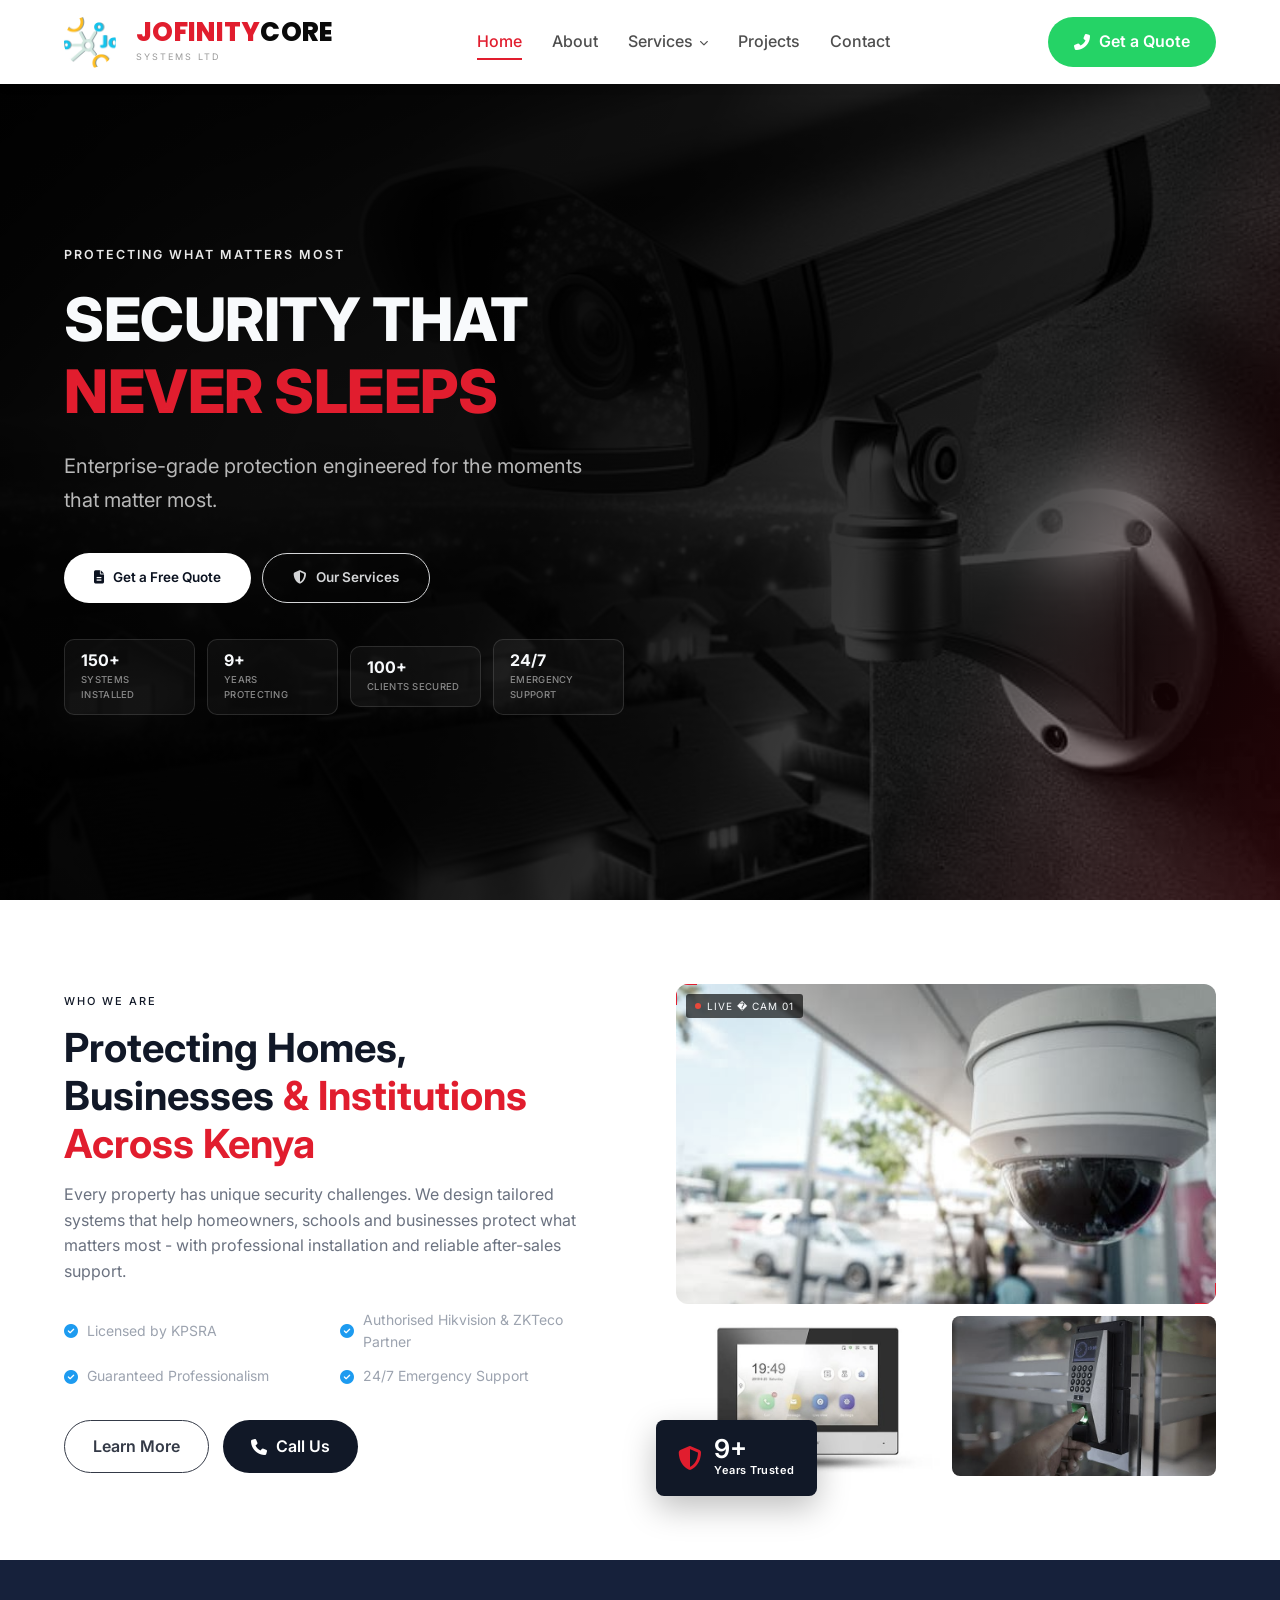
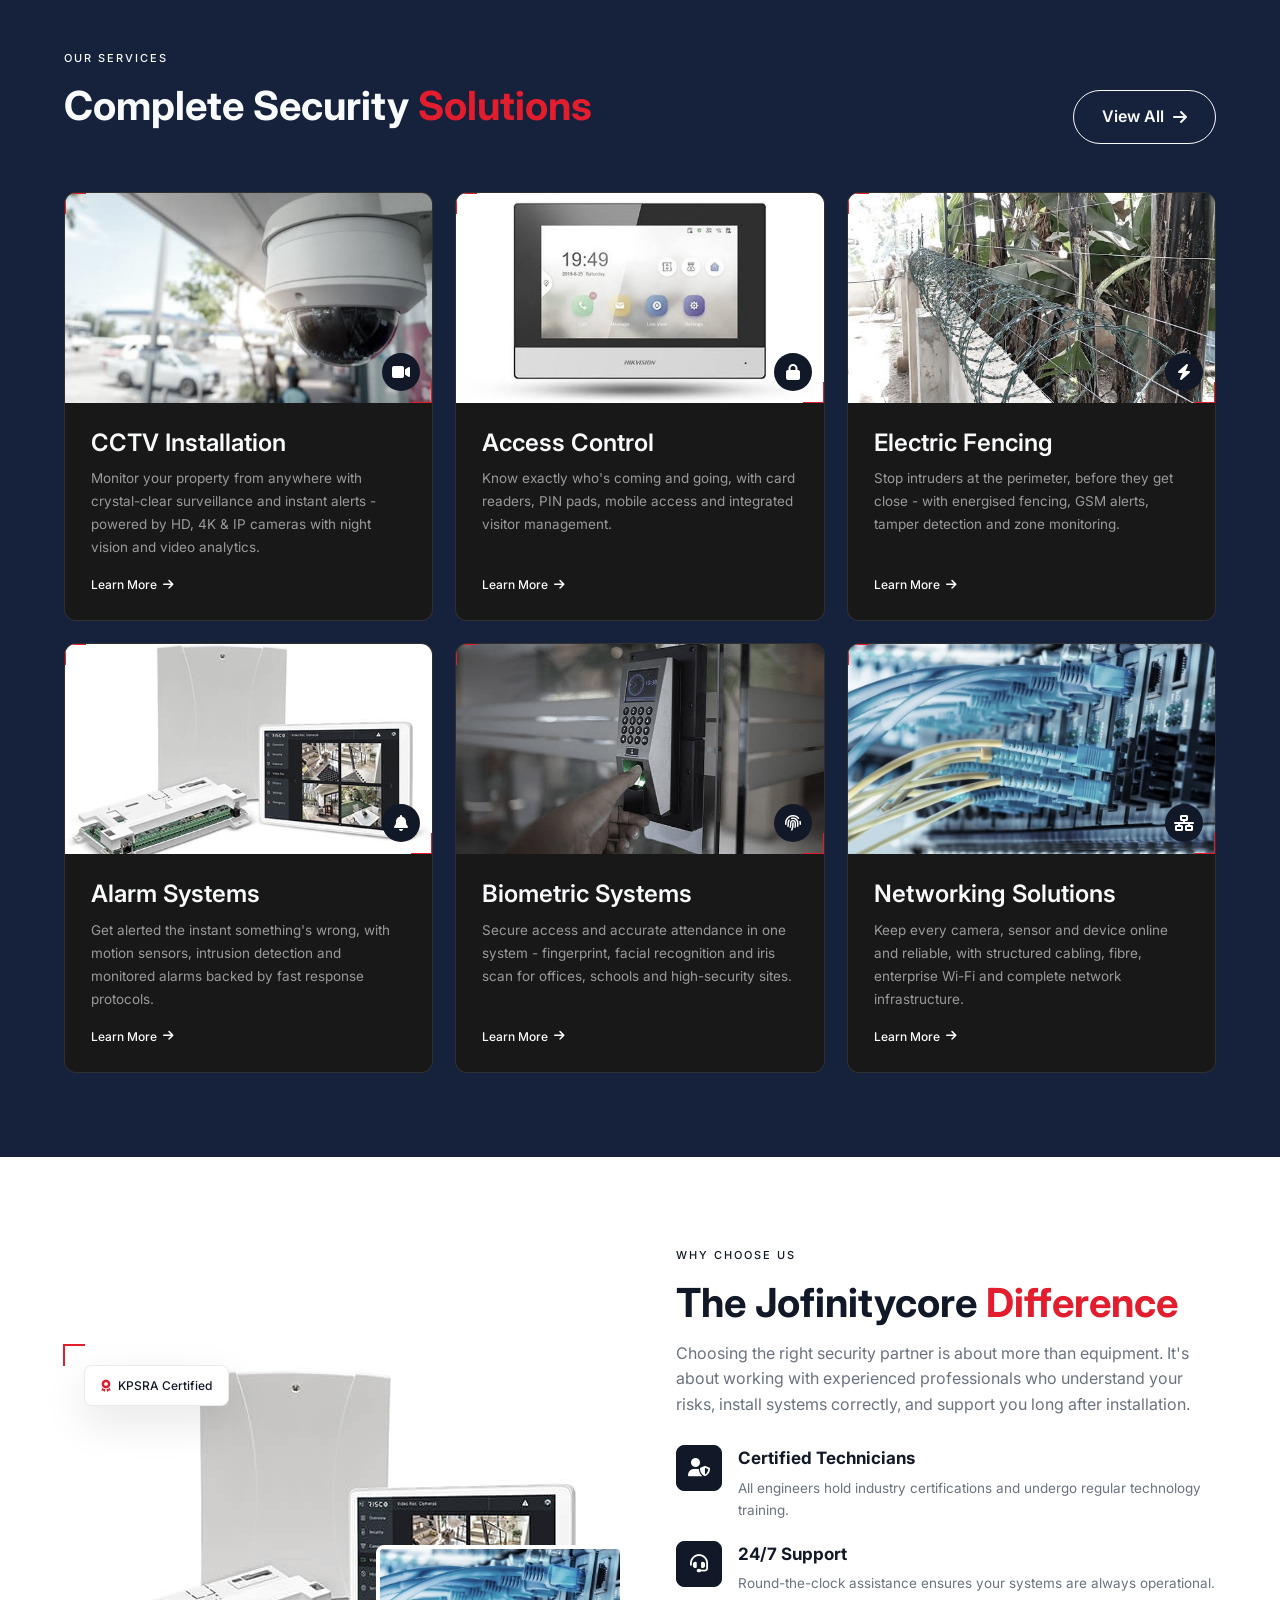
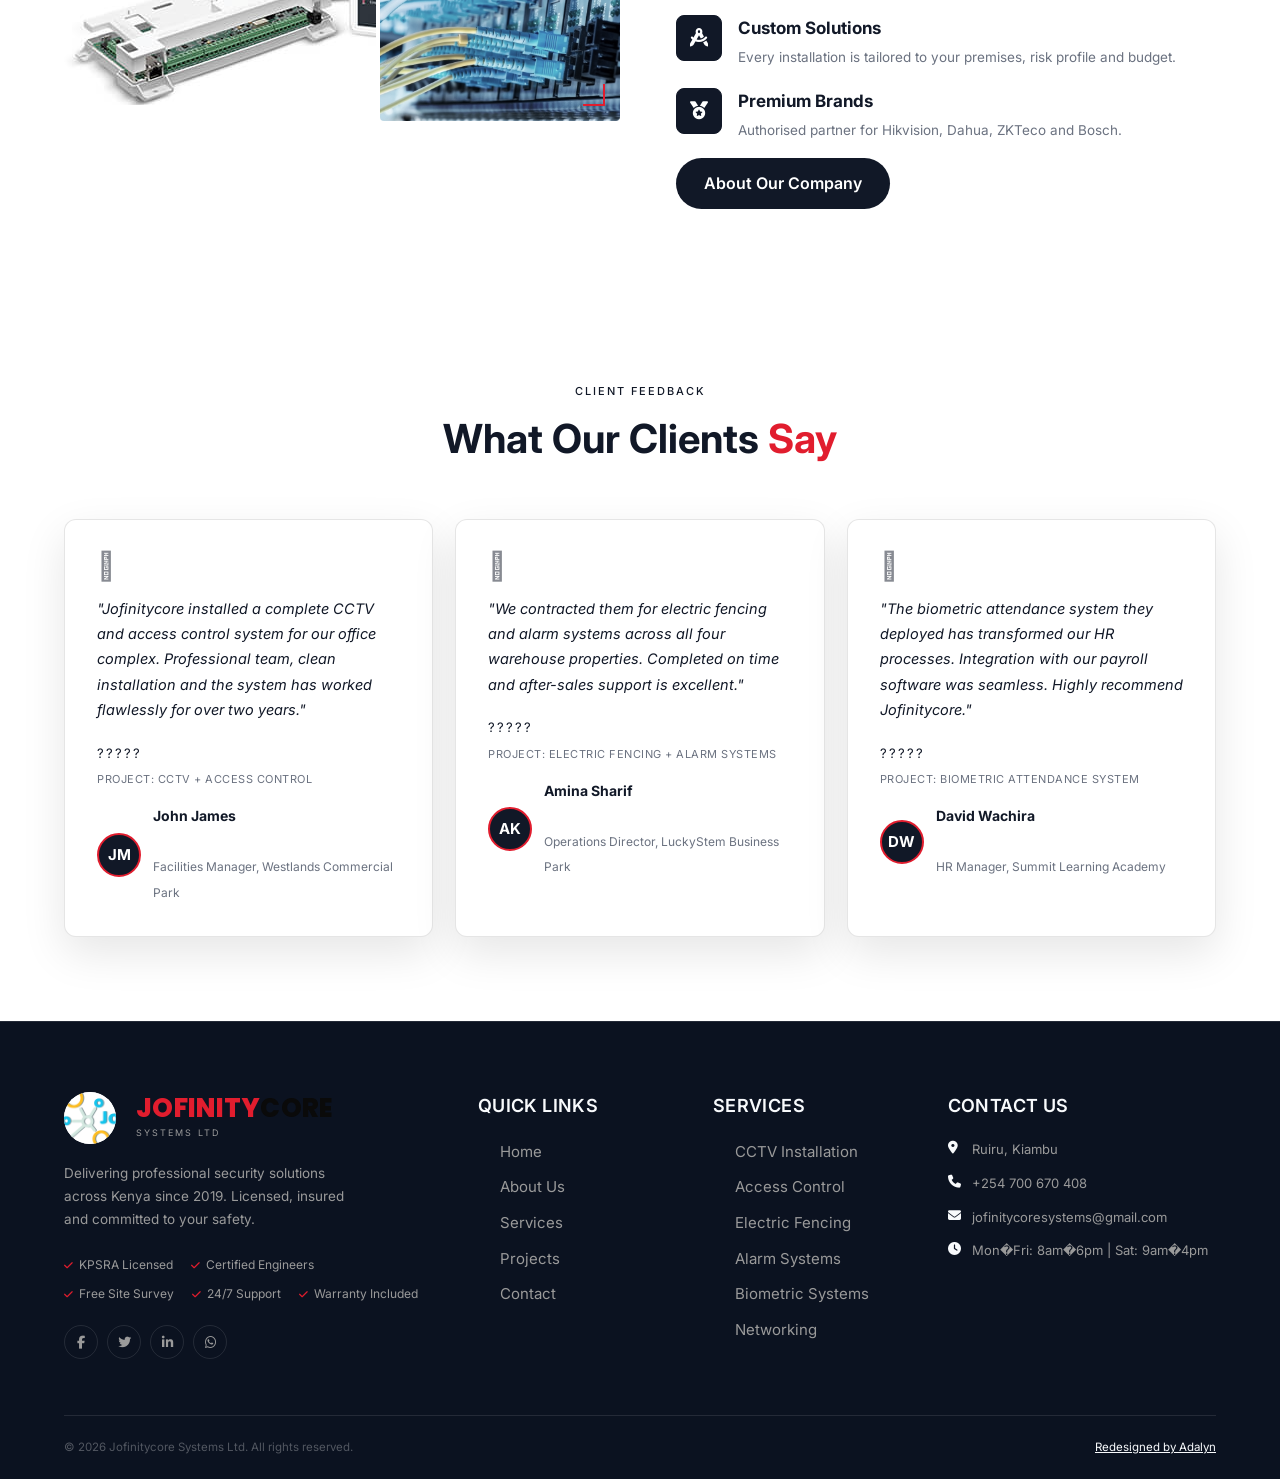
<file: index.html>
<!DOCTYPE html>
<html lang="en">
<head>
<meta charset="UTF-8">
<meta name="viewport" content="width=device-width, initial-scale=1.0">
<meta name="description" content="Jofinitycore Systems Ltd � CCTV, Access Control, Electric Fencing, Alarm Systems, Biometrics & Networking in Nairobi, Kenya.">
<title>Jofinitycore Systems Ltd | Advanced Security Solutions</title>
<link rel="icon" href="images/favicon.svg" type="image/svg+xml">
<link rel="preconnect" href="https://fonts.googleapis.com">
<link href="https://fonts.googleapis.com/css2?family=Inter:wght@400;500;600;700&display=swap" rel="stylesheet">
<link href="https://fonts.googleapis.com/css2?family=Poppins:wght@700;800&display=swap" rel="stylesheet">
<link rel="stylesheet" href="https://cdnjs.cloudflare.com/ajax/libs/font-awesome/6.5.0/css/all.min.css">
<link rel="stylesheet" href="css/style.css">
</head>
<body>

<nav id="navbar">
  <div class="nav-inner">
    <a href="index.html" class="nav-logo">
      <div class="nav-logo-icon">
        <img src="images/Logo.png" alt="Jofinitycore Systems Ltd logo">
      </div>
      <div class="nav-logo-text">
        <span class="nav-logo-name"><span class="brand-red">JOFINITY</span><span class="brand-black">CORE</span></span>
        <span class="nav-logo-tagline">Systems Ltd</span>
      </div>
    </a>
    <div class="nav-links" id="navMenu">
      <a href="index.html" class="active">Home</a>
      <a href="about.html">About</a>
      <div class="nav-dropdown">
        <a href="services.html" class="nav-dropdown-toggle">Services <i class="fas fa-chevron-down nav-dropdown-arrow"></i></a>
        <div class="nav-dropdown-menu">
          <a href="services.html#cctv"><i class="fas fa-video"></i> CCTV Installation</a>
          <a href="services.html#access"><i class="fas fa-lock"></i> Access Control</a>
          <a href="services.html#fencing"><i class="fas fa-bolt"></i> Electric Fencing</a>
          <a href="services.html#alarm"><i class="fas fa-bell"></i> Alarm Systems</a>
          <a href="services.html#biometric"><i class="fas fa-fingerprint"></i> Biometric Systems</a>
          <a href="services.html#networking"><i class="fas fa-network-wired"></i> Networking</a>
        </div>
      </div>
      <a href="projects.html">Projects</a>
      <a href="contact.html">Contact</a>
      <div class="nav-cta nav-cta-mobile">
        <a href="contact.html" class="btn btn-primary"><i class="fas fa-phone-alt"></i> Get a Quote</a>
      </div>
    </div>
    <div class="nav-cta nav-cta-desktop">
      <a href="contact.html" class="btn btn-primary"><i class="fas fa-phone-alt"></i> Get a Quote</a>
    </div>
    <button class="nav-toggle" id="navToggle" aria-label="Toggle menu">
      <span></span><span></span><span></span>
    </button>
  </div>
</nav>

<!-- HERO -->
<section class="hero">
  <div class="hero-slideshow">
    <div class="hero-slide active" style="background-image:url('images/cctv_background2.jpeg');"></div>
  </div>
  <div class="hero-overlay"></div>
<div class="hero-posters" aria-hidden="true">
  <div class="poster-col poster-col-up">
    <div class="poster-track">
      <a href="services.html#alarm" class="poster-item"><img src="images/Alarm_Systems.jpg" alt="Alarm Systems" loading="lazy"><span class="poster-cap">Alarm Systems</span></a>
      <a href="services.html#access" class="poster-item"><img src="images/Access_Control.jpeg" alt="Access Control" loading="lazy"><span class="poster-cap">Access Control</span></a>
      <a href="services.html#fencing" class="poster-item"><img src="images/Electric_Fencing.jpeg" alt="Electric Fencing" loading="lazy"><span class="poster-cap">Electric Fencing</span></a>
      <a href="services.html#cctv" class="poster-item"><img src="images/CCTV.jpeg" alt="CCTV Installation" loading="lazy"><span class="poster-cap">CCTV Installation</span></a>
      <a href="services.html#alarm" class="poster-item"><img src="images/Alarm_Systems.jpg" alt="Alarm Systems" loading="lazy"><span class="poster-cap">Alarm Systems</span></a>
      <a href="services.html#access" class="poster-item"><img src="images/Access_Control.jpeg" alt="Access Control" loading="lazy"><span class="poster-cap">Access Control</span></a>
      <a href="services.html#fencing" class="poster-item"><img src="images/Electric_Fencing.jpeg" alt="Electric Fencing" loading="lazy"><span class="poster-cap">Electric Fencing</span></a>
      <a href="services.html#cctv" class="poster-item"><img src="images/CCTV.jpeg" alt="CCTV Installation" loading="lazy"><span class="poster-cap">CCTV Installation</span></a>
    </div>
  </div>
  <div class="poster-col poster-col-down">
    <div class="poster-track">
      <a href="services.html#biometric" class="poster-item"><img src="images/Biometrics.jpeg" alt="Biometric Systems" loading="lazy"><span class="poster-cap">Biometric Systems</span></a>
      <a href="services.html#networking" class="poster-item"><img src="images/Networking.jpg" alt="Networking" loading="lazy"><span class="poster-cap">Networking</span></a>
      <a href="services.html#cctv" class="poster-item"><img src="images/CCTV.jpeg" alt="CCTV Installation" loading="lazy"><span class="poster-cap">CCTV Installation</span></a>
      <a href="services.html#alarm" class="poster-item"><img src="images/Alarm_Systems.jpg" alt="Alarm Systems" loading="lazy"><span class="poster-cap">Alarm Systems</span></a>
      <a href="services.html#biometric" class="poster-item"><img src="images/Biometrics.jpeg" alt="Biometric Systems" loading="lazy"><span class="poster-cap">Biometric Systems</span></a>
      <a href="services.html#networking" class="poster-item"><img src="images/Networking.jpg" alt="Networking" loading="lazy"><span class="poster-cap">Networking</span></a>
      <a href="services.html#cctv" class="poster-item"><img src="images/CCTV.jpeg" alt="CCTV Installation" loading="lazy"><span class="poster-cap">CCTV Installation</span></a>
      <a href="services.html#alarm" class="poster-item"><img src="images/Alarm_Systems.jpg" alt="Alarm Systems" loading="lazy"><span class="poster-cap">Alarm Systems</span></a>
    </div>
  </div>
</div>
<div class="hero-content container">

    <div class="hero-eyebrow"><span></span>Protecting What Matters Most</div>
    <h1 class="hero-title hero-title-condensed">Security That<br><em class="text-cyan">Never Sleeps</em></h1>
    <p class="hero-desc">Enterprise-grade protection engineered for the moments that matter most.</p>
    <div class="hero-buttons">
      <a href="contact.html" class="btn btn-primary btn-lg"><i class="fas fa-file-alt"></i> Get a Free Quote</a>
      <a href="services.html" class="btn btn-outline btn-lg"><i class="fas fa-shield-alt"></i> Our Services</a>
    </div>
    <div class="hero-stats hero-stats-cards">
      <div class="hero-stat-card"><div class="hero-stat-num" data-counter="150" data-suffix="+">0+</div><div class="hero-stat-label">Systems Installed</div></div>
      <div class="hero-stat-card"><div class="hero-stat-num" data-counter="9" data-suffix="+">0+</div><div class="hero-stat-label">Years Protecting</div></div>
      <div class="hero-stat-card"><div class="hero-stat-num" data-counter="100" data-suffix="+">0+</div><div class="hero-stat-label">Clients Secured</div></div>
      <div class="hero-stat-card"><div class="hero-stat-num" data-counter="24" data-suffix="/7">0</div><div class="hero-stat-label">Emergency Support</div></div>
    </div>
  </div>
</section>

<!-- INTRO -->
<section class="section">
  <div class="container">
    <div class="intro-grid">
      <div class="intro-text aos">
        <div class="section-label">Who We Are</div>
        <h2 class="section-title">Protecting Homes, Businesses <span class="text-cyan">& Institutions Across Kenya</span></h2>
        <p class="section-desc">Every property has unique security challenges. We design tailored systems that help homeowners, schools and businesses protect what matters most - with professional installation and reliable after-sales support.</p>
        <ul class="check-list">
          <li><i class="fas fa-check-circle"></i> Licensed by KPSRA</li>
          <li><i class="fas fa-check-circle"></i> Authorised Hikvision & ZKTeco Partner</li>
          <li><i class="fas fa-check-circle"></i> Guaranteed Professionalism</li>
          <li><i class="fas fa-check-circle"></i> 24/7 Emergency Support</li>
        </ul>
        <div class="btn-group" style="margin-top:32px;">
          <a href="about.html" class="btn btn-outline">Learn More</a>
          <a href="tel:+254700670408" class="btn btn-primary"><i class="fas fa-phone"></i> Call Us</a>
        </div>
      </div>
      <div class="intro-visuals aos aos-delay-1">
        <div class="intro-img-main frame-corners">
          <div class="frame-tag"><span class="frame-tag-dot"></span>LIVE � CAM 01</div>
          <img src="images/CCTV.jpeg" alt="CCTV Surveillance Camera">
        </div>
        <div class="intro-img-sub">
          <div class="intro-img-sm"><img src="images/Access_Control.jpeg" alt="Access Control System"></div>
          <div class="intro-img-sm"><img src="images/Biometrics.jpeg" alt="Biometric System"></div>
        </div>
        <div class="intro-float-badge">
          <i class="fas fa-shield-alt"></i>
          <div><div class="ifb-num">9+</div><div class="ifb-txt">Years Trusted</div></div>
        </div>
      </div>
    </div>
  </div>
</section>

<!-- SERVICES -->
<section class="section services-bg">
  <div class="container">
    <div class="section-split-header">
      <div>
        <div class="section-label aos">Our Services</div>
        <h2 class="section-title aos">Complete Security <span class="text-cyan">Solutions</span></h2>
      </div>
      <a href="services.html" class="btn btn-outline aos">View All <i class="fas fa-arrow-right"></i></a>
    </div>
    <div class="services-grid">
      <a href="services.html#cctv" class="scard aos">
        <div class="scard-img frame-corners"><img src="images/CCTV.jpeg" alt="CCTV"><div class="scard-icon"><i class="fas fa-video"></i></div></div>
        <div class="scard-body"><h3>CCTV Installation</h3><p>Monitor your property from anywhere with crystal-clear surveillance and instant alerts - powered by HD, 4K & IP cameras with night vision and video analytics.</p><span class="scard-link">Learn More <i class="fas fa-arrow-right"></i></span></div>
      </a>
      <a href="services.html#access" class="scard aos aos-delay-1">
        <div class="scard-img frame-corners"><img src="images/Access_Control.jpeg" alt="Access Control"><div class="scard-icon"><i class="fas fa-lock"></i></div></div>
        <div class="scard-body"><h3>Access Control</h3><p>Know exactly who's coming and going, with card readers, PIN pads, mobile access and integrated visitor management.</p><span class="scard-link">Learn More <i class="fas fa-arrow-right"></i></span></div>
      </a>
      <a href="services.html#fencing" class="scard aos aos-delay-2">
        <div class="scard-img frame-corners"><img src="images/Electric_Fencing.jpeg" alt="Electric Fencing"><div class="scard-icon"><i class="fas fa-bolt"></i></div></div>
        <div class="scard-body"><h3>Electric Fencing</h3><p>Stop intruders at the perimeter, before they get close - with energised fencing, GSM alerts, tamper detection and zone monitoring.</p><span class="scard-link">Learn More <i class="fas fa-arrow-right"></i></span></div>
      </a>
      <a href="services.html#alarm" class="scard aos">
        <div class="scard-img frame-corners"><img src="images/Alarm_Systems.jpg" alt="Alarm Systems"><div class="scard-icon"><i class="fas fa-bell"></i></div></div>
        <div class="scard-body"><h3>Alarm Systems</h3><p>Get alerted the instant something's wrong, with motion sensors, intrusion detection and monitored alarms backed by fast response protocols.</p><span class="scard-link">Learn More <i class="fas fa-arrow-right"></i></span></div>
      </a>
      <a href="services.html#biometric" class="scard aos aos-delay-1">
        <div class="scard-img frame-corners"><img src="images/Biometrics.jpeg" alt="Biometrics"><div class="scard-icon"><i class="fas fa-fingerprint"></i></div></div>
        <div class="scard-body"><h3>Biometric Systems</h3><p>Secure access and accurate attendance in one system - fingerprint, facial recognition and iris scan for offices, schools and high-security sites.</p><span class="scard-link">Learn More <i class="fas fa-arrow-right"></i></span></div>
      </a>
      <a href="services.html#networking" class="scard aos aos-delay-2">
        <div class="scard-img frame-corners"><img src="images/Networking.jpg" alt="Networking"><div class="scard-icon"><i class="fas fa-network-wired"></i></div></div>
        <div class="scard-body"><h3>Networking Solutions</h3><p>Keep every camera, sensor and device online and reliable, with structured cabling, fibre, enterprise Wi-Fi and complete network infrastructure.</p><span class="scard-link">Learn More <i class="fas fa-arrow-right"></i></span></div>
      </a>
    </div>
  </div>
</section>

<!-- WHY US -->
<section class="section why-bg">
  <div class="container">
    <div class="why-grid">
      <div class="why-images aos frame-corners">
        <img src="images/Alarm_Systems.jpg" alt="Alarm System" class="why-main">
        <img src="images/Networking.jpg" alt="Networking" class="why-sm">
        <div class="why-cert"><i class="fas fa-award"></i><span>KPSRA Certified</span></div>
      </div>
      <div class="why-text">
        <div class="section-label aos">Why Choose Us</div>
        <h2 class="section-title aos">The Jofinitycore <span class="text-cyan">Difference</span></h2>
        <p class="section-desc aos">Choosing the right security partner is about more than equipment. It's about working with experienced professionals who understand your risks, install systems correctly, and support you long after installation.</p>
        <div class="why-items">
          <div class="why-item aos"><div class="wi-icon"><i class="fas fa-user-shield"></i></div><div><h4>Certified Technicians</h4><p>All engineers hold industry certifications and undergo regular technology training.</p></div></div>
          <div class="why-item aos aos-delay-1"><div class="wi-icon"><i class="fas fa-headset"></i></div><div><h4>24/7 Support</h4><p>Round-the-clock assistance ensures your systems are always operational.</p></div></div>
          <div class="why-item aos aos-delay-2"><div class="wi-icon"><i class="fas fa-drafting-compass"></i></div><div><h4>Custom Solutions</h4><p>Every installation is tailored to your premises, risk profile and budget.</p></div></div>
          <div class="why-item aos"><div class="wi-icon"><i class="fas fa-medal"></i></div><div><h4>Premium Brands</h4><p>Authorised partner for Hikvision, Dahua, ZKTeco and Bosch.</p></div></div>
        </div>
        <a href="about.html" class="btn btn-primary aos" style="margin-top:16px;">About Our Company</a>
      </div>
    </div>
  </div>
</section>

<!-- TESTIMONIALS -->
<section class="section testi-bg">
  <div class="container">
    <div style="text-align:center;margin-bottom:56px;">
      <div class="section-label aos" style="justify-content:center;">Client Feedback</div>
      <h2 class="section-title aos" style="margin:0 auto;">What Our Clients <span class="text-cyan">Say</span></h2>
    </div>
    <div class="testi-grid">
      <div class="tcard aos">
        <i class="fas fa-quote-left tcard-quote"></i>
        <p>"Jofinitycore installed a complete CCTV and access control system for our office complex. Professional team, clean installation and the system has worked flawlessly for over two years."</p>
        <div class="tcard-stars">?????</div>
        <div style="font-family:var(--fmono);font-size:11px;letter-spacing:.5px;text-transform:uppercase;color:var(--gray);margin:-8px 0 16px;">Project: CCTV + Access Control</div>
        <div class="tcard-author"><div class="tcard-av">JM</div><div><strong>John James</strong><br><span>Facilities Manager, Westlands Commercial Park</span></div></div>
      </div>
      <div class="tcard aos aos-delay-1">
        <i class="fas fa-quote-left tcard-quote"></i>
        <p>"We contracted them for electric fencing and alarm systems across all four warehouse properties. Completed on time and after-sales support is excellent."</p>
        <div class="tcard-stars">?????</div>
        <div style="font-family:var(--fmono);font-size:11px;letter-spacing:.5px;text-transform:uppercase;color:var(--gray);margin:-8px 0 16px;">Project: Electric Fencing + Alarm Systems</div>
        <div class="tcard-author"><div class="tcard-av">AK</div><div><strong>Amina Sharif</strong><br><span>Operations Director, LuckyStem Business Park</span></div></div>
      </div>
      <div class="tcard aos aos-delay-2">
        <i class="fas fa-quote-left tcard-quote"></i>
        <p>"The biometric attendance system they deployed has transformed our HR processes. Integration with our payroll software was seamless. Highly recommend Jofinitycore."</p>
        <div class="tcard-stars">?????</div>
        <div style="font-family:var(--fmono);font-size:11px;letter-spacing:.5px;text-transform:uppercase;color:var(--gray);margin:-8px 0 16px;">Project: Biometric Attendance System</div>
        <div class="tcard-author"><div class="tcard-av">DW</div><div><strong>David Wachira</strong><br><span>HR Manager, Summit Learning Academy</span></div></div>
      </div>
    </div>
  </div>
</section>

<!-- FOOTER -->
<footer>
  <div class="container">
    <div class="footer-grid">
      <div class="footer-brand">
        <a href="index.html" class="nav-logo">
          <div class="nav-logo-icon"><img src="images/Logo.png" alt="Jofinitycore Systems Ltd logo"></div>
          <div class="nav-logo-text"><span class="nav-logo-name"><span class="brand-red">JOFINITY</span><span class="brand-black">CORE</span></span><span class="nav-logo-tagline">Systems Ltd</span></div>
        </a>
        <p>Delivering professional security solutions across Kenya since 2019. Licensed, insured and committed to your safety.</p>
        <div style="display:flex;flex-wrap:wrap;gap:10px 18px;margin-bottom:22px;">
          <span style="display:flex;align-items:center;gap:6px;font-size:12px;color:#9a9a9a;"><i class="fas fa-check" style="color:var(--accent);font-size:10px;"></i> KPSRA Licensed</span>
          <span style="display:flex;align-items:center;gap:6px;font-size:12px;color:#9a9a9a;"><i class="fas fa-check" style="color:var(--accent);font-size:10px;"></i> Certified Engineers</span>
          <span style="display:flex;align-items:center;gap:6px;font-size:12px;color:#9a9a9a;"><i class="fas fa-check" style="color:var(--accent);font-size:10px;"></i> Free Site Survey</span>
          <span style="display:flex;align-items:center;gap:6px;font-size:12px;color:#9a9a9a;"><i class="fas fa-check" style="color:var(--accent);font-size:10px;"></i> 24/7 Support</span>
          <span style="display:flex;align-items:center;gap:6px;font-size:12px;color:#9a9a9a;"><i class="fas fa-check" style="color:var(--accent);font-size:10px;"></i> Warranty Included</span>
        </div>
        <div class="footer-socials">
          <a href="#"><i class="fab fa-facebook-f"></i></a>
          <a href="#"><i class="fab fa-twitter"></i></a>
          <a href="#"><i class="fab fa-linkedin-in"></i></a>
          <a href="https://wa.me/254700670408"><i class="fab fa-whatsapp"></i></a>
        </div>
      </div>
      <div class="footer-col"><h4>Quick Links</h4><ul><li><a href="index.html">Home</a></li><li><a href="about.html">About Us</a></li><li><a href="services.html">Services</a></li><li><a href="projects.html">Projects</a></li><li><a href="contact.html">Contact</a></li></ul></div>
      <div class="footer-col"><h4>Services</h4><ul><li><a href="services.html#cctv">CCTV Installation</a></li><li><a href="services.html#access">Access Control</a></li><li><a href="services.html#fencing">Electric Fencing</a></li><li><a href="services.html#alarm">Alarm Systems</a></li><li><a href="services.html#biometric">Biometric Systems</a></li><li><a href="services.html#networking">Networking</a></li></ul></div>
      <div class="footer-col"><h4>Contact Us</h4>
        <div class="fcontact"><i class="fas fa-map-marker-alt"></i><span>Ruiru, Kiambu</span></div>
        <div class="fcontact"><i class="fas fa-phone"></i><a href="tel:+254700670408">+254 700 670 408</a></div>
        <div class="fcontact"><i class="fas fa-envelope"></i><a href="mailto:jofinitycoresystems@gmail.com">jofinitycoresystems@gmail.com</a></div>
        <div class="fcontact"><i class="fas fa-clock"></i><span>Mon�Fri: 8am�6pm | Sat: 9am�4pm</span></div>
      </div>
    </div>
    <div class="footer-bottom">
      <span>&copy; 2026 Jofinitycore Systems Ltd. All rights reserved.</span>
      <a href="https://adalyntechnologies.co.ke/" target="_blank" rel="noopener">Redesigned by Adalyn</a>
    </div>
  </div>
</footer>
<button class="btt" id="backToTop"><i class="fas fa-arrow-up"></i></button>
<script src="js/main.js"></script>
</body>
</html>
</file>
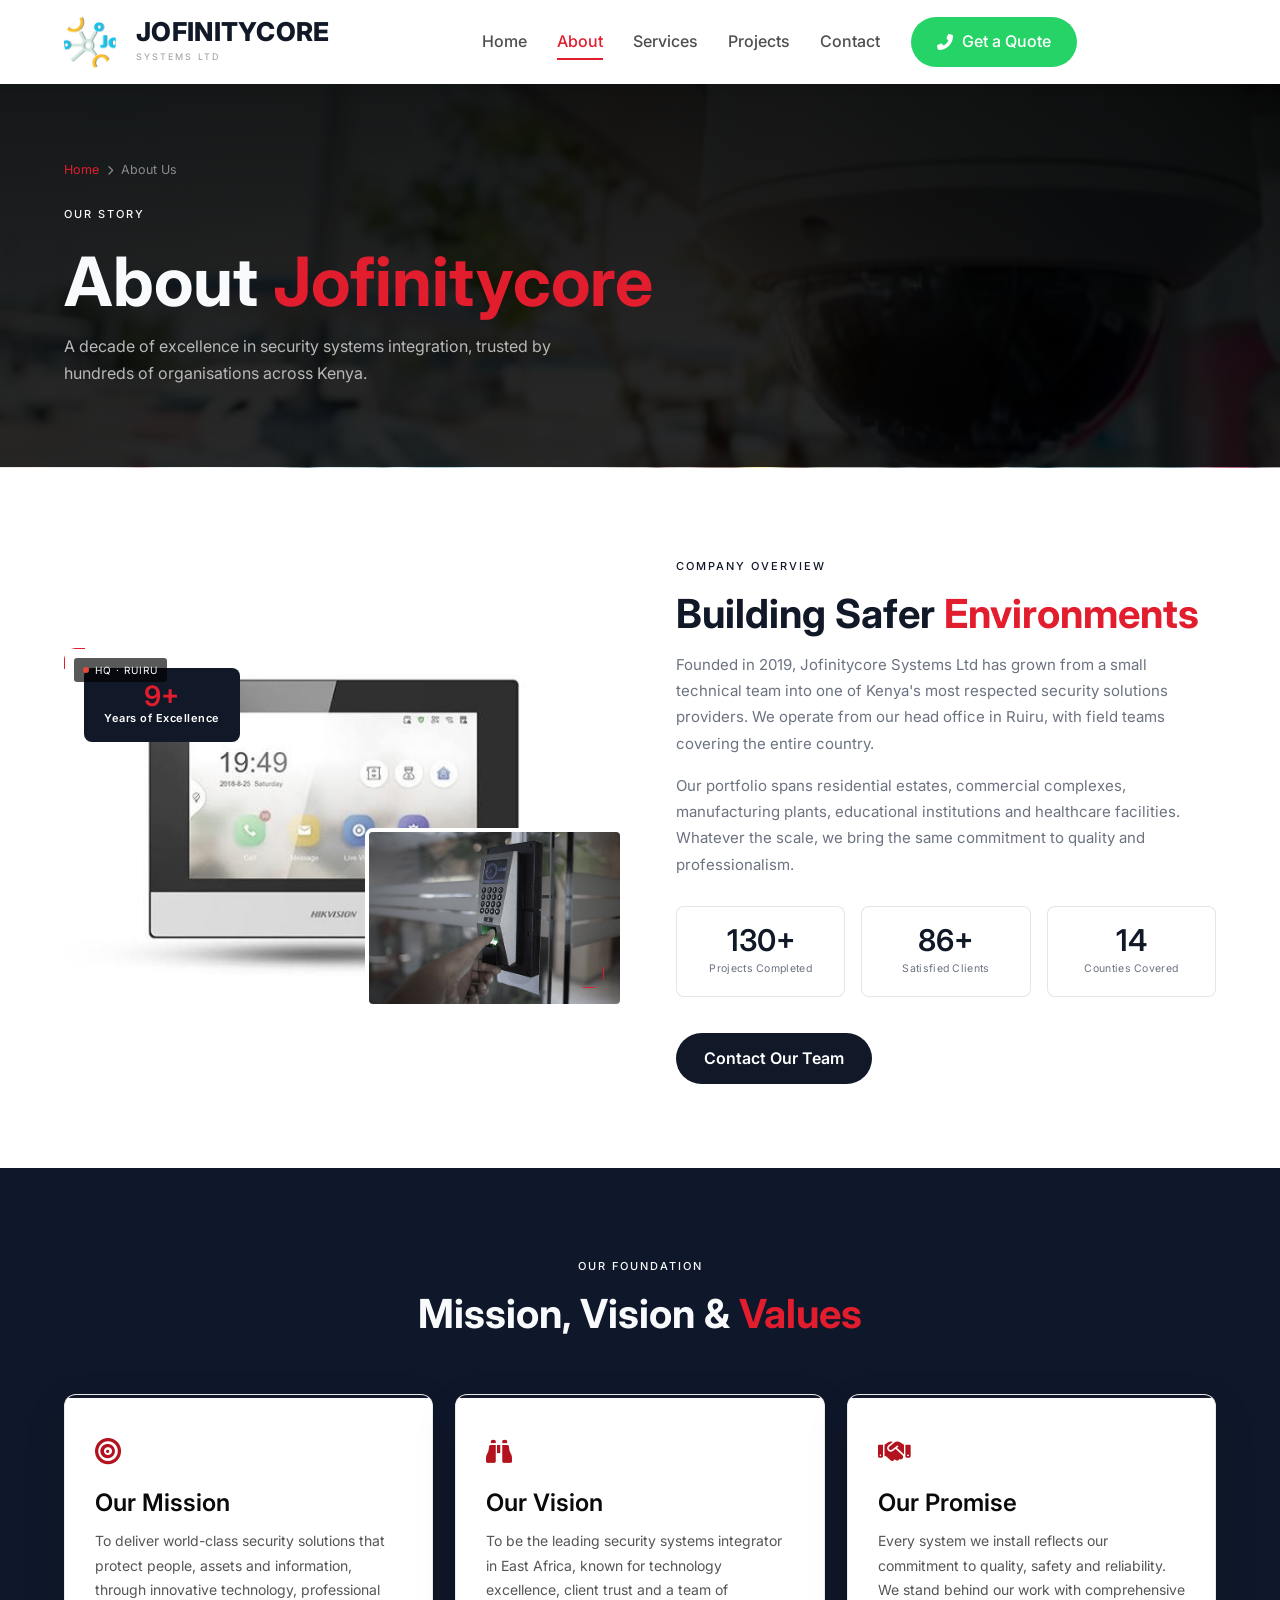
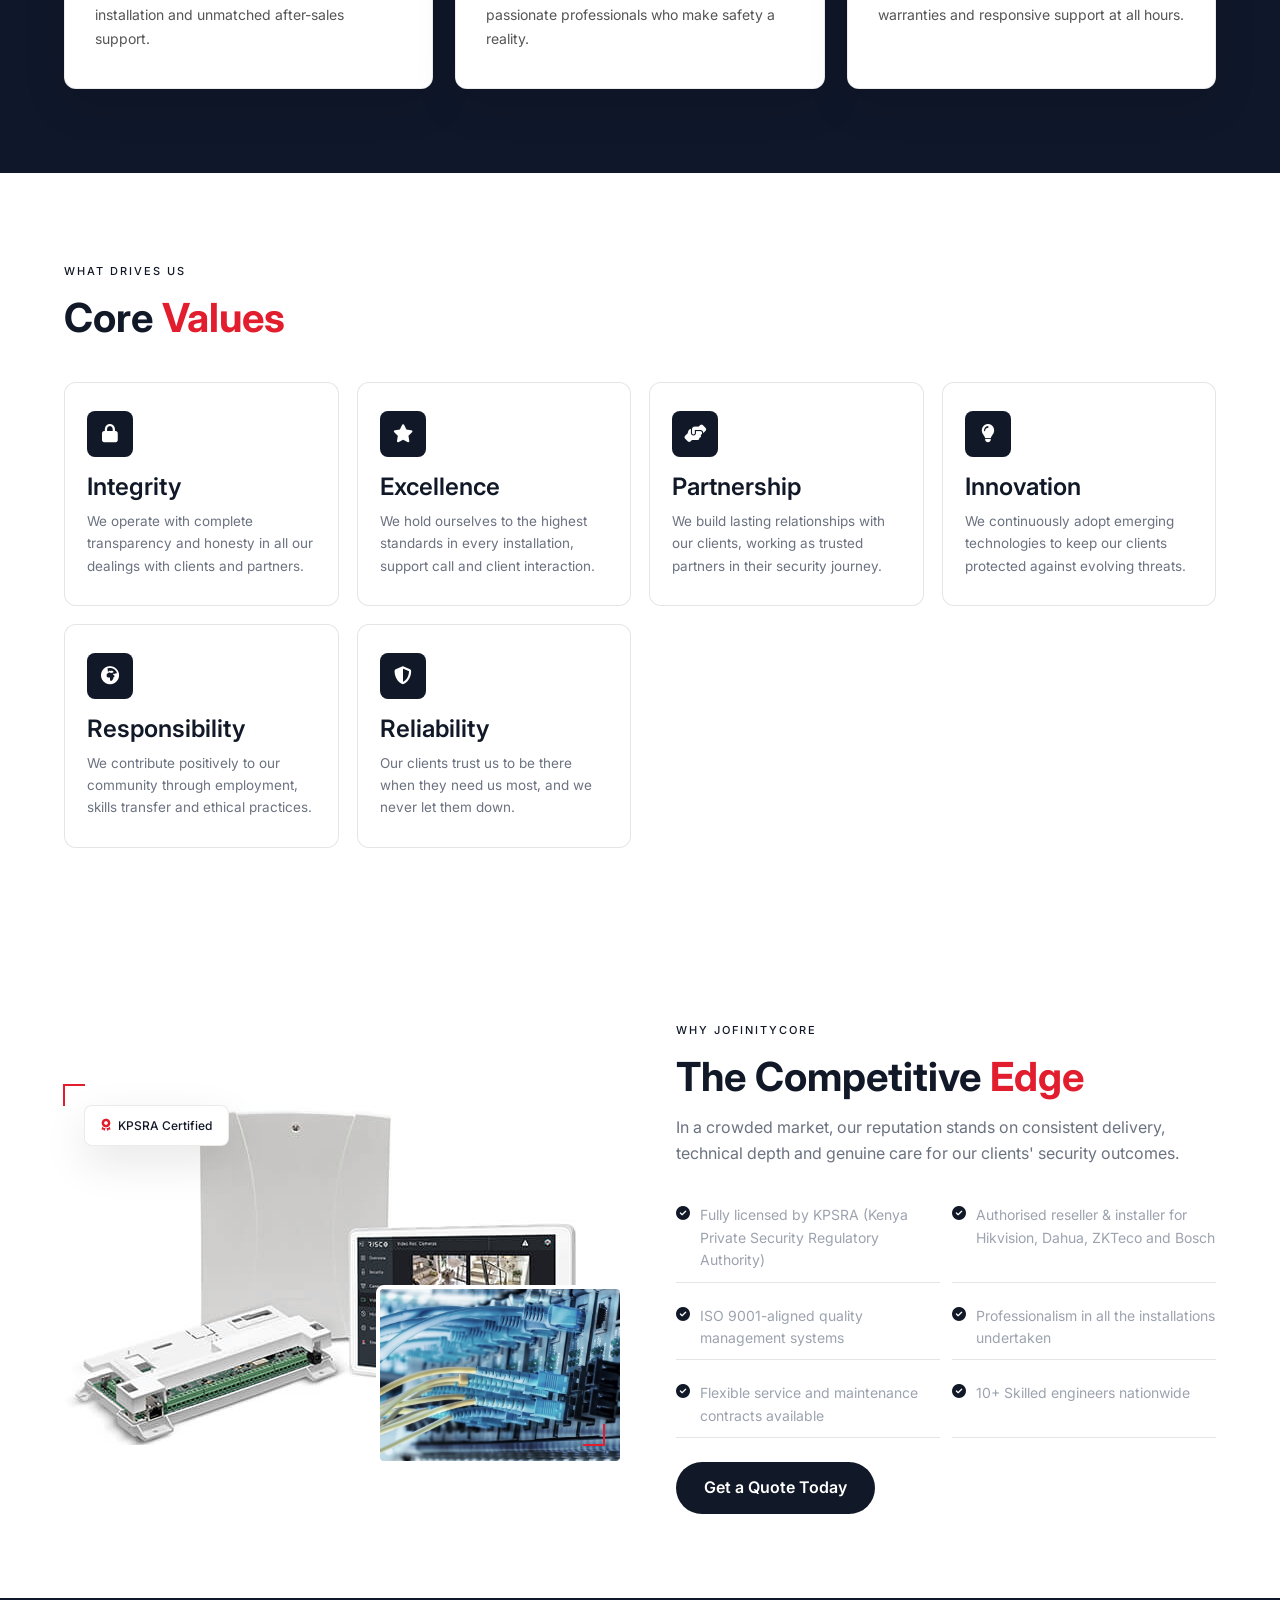
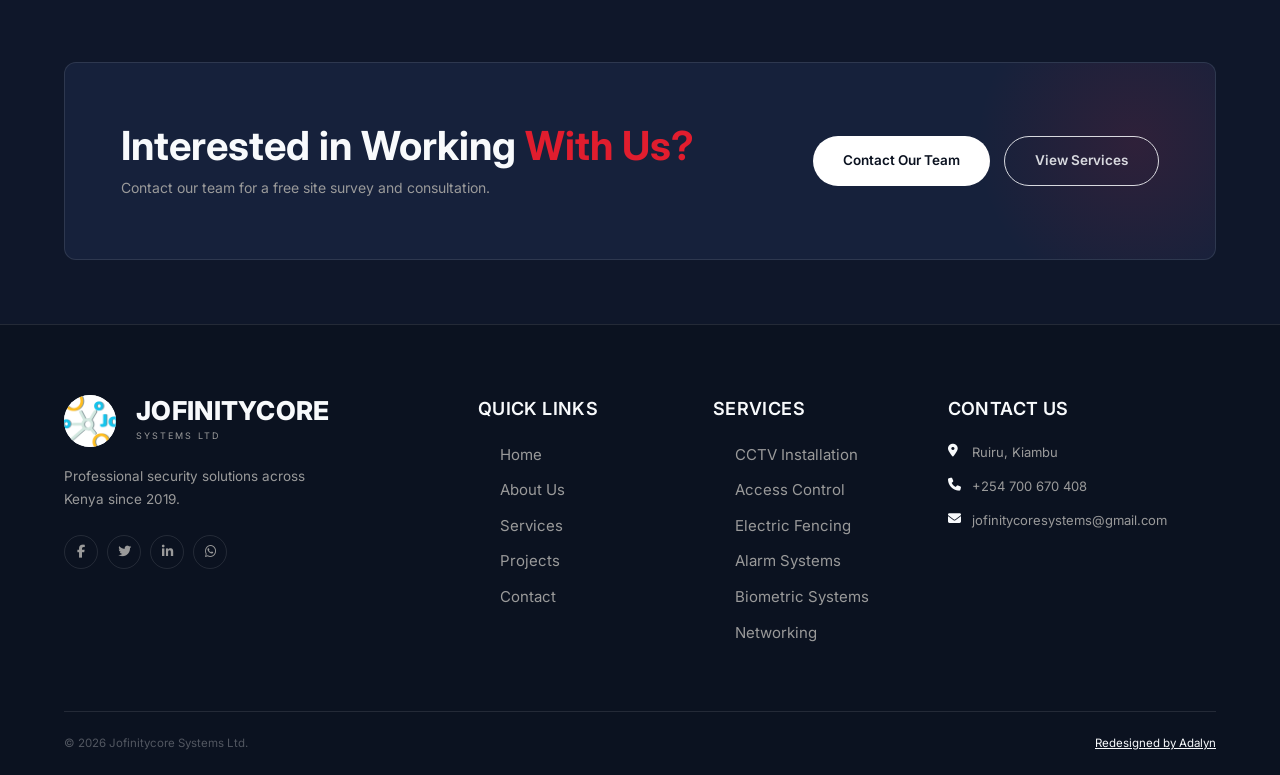
<file: about.html>
<!DOCTYPE html>
<html lang="en">
<head>
<meta charset="UTF-8">
<meta name="viewport" content="width=device-width, initial-scale=1.0">
<meta name="description" content="About Jofinitycore Systems Ltd – Kenya's premier security systems integrator. Mission, vision, values and why choose us.">
<title>About Us | Jofinitycore Systems Ltd</title>
<link rel="icon" href="images/favicon.svg" type="image/svg+xml">
<link rel="preconnect" href="https://fonts.googleapis.com">
<link rel="stylesheet" href="https://fonts.googleapis.com/css2?family=Oswald:wght@400;500;600;700&family=Montserrat:wght@300;400;500;600;700;800&family=Chakra+Petch:wght@400;500;600;700&display=swap">
<link rel="stylesheet" href="https://cdnjs.cloudflare.com/ajax/libs/font-awesome/6.5.0/css/all.min.css">
<link rel="stylesheet" href="css/style.css">
</head>
<body>

<nav id="navbar">
  <div class="nav-inner">
    <a href="index.html" class="nav-logo">
      <div class="nav-logo-icon"><img src="images/Logo.png" alt="Jofinitycore Systems Ltd logo"></div>
      <div class="nav-logo-text"><span class="nav-logo-name">JOFINITYCORE</span><span class="nav-logo-tagline">Systems Ltd</span></div>
    </a>
    <div class="nav-links" id="navMenu">
      <a href="index.html">Home</a>
      <a href="about.html" class="active">About</a>
      <a href="services.html">Services</a>
      <a href="projects.html">Projects</a>
      <a href="contact.html">Contact</a>
      <div class="nav-cta"><a href="contact.html" class="btn btn-primary"><i class="fas fa-phone-alt"></i> Get a Quote</a></div>
    </div>
    <button class="nav-toggle" id="navToggle"><span></span><span></span><span></span></button>
  </div>
</nav>

<!-- PAGE HERO -->
<section class="page-hero" style="background-image:url('images/CCTV.jpeg');">
  <div class="page-hero-overlay"></div>
  <div class="container page-hero-content">
    <div class="breadcrumb"><a href="index.html">Home</a> <i class="fas fa-chevron-right"></i> About Us</div>
    <div class="section-label">Our Story</div>
    <h1 class="page-hero-title">About <span class="text-cyan">Jofinitycore</span></h1>
    <p>A decade of excellence in security systems integration, trusted by hundreds of organisations across Kenya.</p>
  </div>
</section>

<!-- ABOUT OVERVIEW -->
<section class="section">
  <div class="container">
    <div class="about-grid">
      <div class="about-images aos">
        <div class="about-main-img frame-corners">
          <div class="frame-tag"><span class="frame-tag-dot"></span>HQ · RUIRU</div>
          <img src="images/Access_Control.jpeg" alt="Access Control System">
        </div>
        <div class="about-sm-img"><img src="images/Biometrics.jpeg" alt="Biometric System"></div>
        <div class="about-stat-badge"><div class="asb-num">9+</div><div class="asb-txt">Years of Excellence</div></div>
      </div>
      <div class="about-text aos aos-delay-1">
        <div class="section-label">Company Overview</div>
        <h2 class="section-title">Building Safer <span class="text-cyan">Environments</span></h2>
        <p>Founded in 2019, Jofinitycore Systems Ltd has grown from a small technical team into one of Kenya's most respected security solutions providers. We operate from our head office in Ruiru, with field teams covering the entire country.</p>
        <p style="margin-top:16px;">Our portfolio spans residential estates, commercial complexes, manufacturing plants, educational institutions and healthcare facilities. Whatever the scale, we bring the same commitment to quality and professionalism.</p>
        <div class="about-stats">
          <div class="about-stat-item"><div class="asi-num" data-counter="150" data-suffix="+">0+</div><div class="asi-label">Projects Completed</div></div>
          <div class="about-stat-item"><div class="asi-num" data-counter="100" data-suffix="+">0+</div><div class="asi-label">Satisfied Clients</div></div>
          <div class="about-stat-item"><div class="asi-num" data-counter="17" data-suffix="">0</div><div class="asi-label">Counties Covered</div></div>
        </div>
        <a href="contact.html" class="btn btn-primary" style="margin-top:8px;">Contact Our Team</a>
      </div>
    </div>
  </div>
</section>

<!-- MISSION VISION VALUES -->
<section class="section mvv-bg">
  <div class="container">
    <div style="text-align:center;margin-bottom:56px;">
      <div class="section-label aos" style="justify-content:center;">Our Foundation</div>
      <h2 class="section-title aos" style="margin:0 auto;">Mission, Vision & <span class="text-cyan">Values</span></h2>
    </div>
    <div class="mvv-grid">
      <div class="mvv-card mvv-blue aos">
        <div class="mvv-icon"><i class="fas fa-bullseye"></i></div>
        <h3>Our Mission</h3>
        <p>To deliver world-class security solutions that protect people, assets and information, through innovative technology, professional installation and unmatched after-sales support.</p>
      </div>
      <div class="mvv-card mvv-red aos aos-delay-1">
        <div class="mvv-icon"><i class="fas fa-binoculars"></i></div>
        <h3>Our Vision</h3>
        <p>To be the leading security systems integrator in East Africa, known for technology excellence, client trust and a team of passionate professionals who make safety a reality.</p>
      </div>
      <div class="mvv-card mvv-gold aos aos-delay-2">
        <div class="mvv-icon"><i class="fas fa-handshake"></i></div>
        <h3>Our Promise</h3>
        <p>Every system we install reflects our commitment to quality, safety and reliability. We stand behind our work with comprehensive warranties and responsive support at all hours.</p>
      </div>
    </div>
  </div>
</section>

<!-- CORE VALUES -->
<section class="section">
  <div class="container">
    <div class="section-label aos">What Drives Us</div>
    <h2 class="section-title aos">Core <span class="text-cyan">Values</span></h2>
    <div class="values-grid">
      <div class="value-card aos"><div class="vc-icon"><i class="fas fa-lock"></i></div><h3>Integrity</h3><p>We operate with complete transparency and honesty in all our dealings with clients and partners.</p></div>
      <div class="value-card aos aos-delay-1"><div class="vc-icon"><i class="fas fa-star"></i></div><h3>Excellence</h3><p>We hold ourselves to the highest standards in every installation, support call and client interaction.</p></div>
      <div class="value-card aos aos-delay-2"><div class="vc-icon"><i class="fas fa-hands-helping"></i></div><h3>Partnership</h3><p>We build lasting relationships with our clients, working as trusted partners in their security journey.</p></div>
      <div class="value-card aos"><div class="vc-icon"><i class="fas fa-lightbulb"></i></div><h3>Innovation</h3><p>We continuously adopt emerging technologies to keep our clients protected against evolving threats.</p></div>
      <div class="value-card aos aos-delay-1"><div class="vc-icon"><i class="fas fa-globe-africa"></i></div><h3>Responsibility</h3><p>We contribute positively to our community through employment, skills transfer and ethical practices.</p></div>
      <div class="value-card aos aos-delay-2"><div class="vc-icon"><i class="fas fa-shield-alt"></i></div><h3>Reliability</h3><p>Our clients trust us to be there when they need us most, and we never let them down.</p></div>
    </div>
  </div>
</section>

<!-- WHY CHOOSE US -->
<section class="section why-bg">
  <div class="container">
    <div class="why-grid">
      <div class="why-images aos frame-corners">
        <img src="images/Alarm_Systems.jpg" alt="Security System" class="why-main">
        <img src="images/Networking.jpg" alt="Network Infrastructure" class="why-sm">
        <div class="why-cert"><i class="fas fa-award"></i><span>KPSRA Certified</span></div>
      </div>
      <div class="why-text">
        <div class="section-label aos">Why Jofinitycore</div>
        <h2 class="section-title aos">The Competitive <span class="text-cyan">Edge</span></h2>
        <p class="section-desc aos">In a crowded market, our reputation stands on consistent delivery, technical depth and genuine care for our clients' security outcomes.</p>
        <ul class="check-list why-checks aos">
          <li><i class="fas fa-check-circle"></i> Fully licensed by KPSRA (Kenya Private Security Regulatory Authority)</li>
          <li><i class="fas fa-check-circle"></i> Authorised reseller & installer for Hikvision, Dahua, ZKTeco and Bosch</li>
          <li><i class="fas fa-check-circle"></i> ISO 9001-aligned quality management systems</li>
          <li><i class="fas fa-check-circle"></i> Professionalism in all the installations undertaken</li>
          <li><i class="fas fa-check-circle"></i> Flexible service and maintenance contracts available</li>
          <li><i class="fas fa-check-circle"></i> 10+ Skilled engineers nationwide</li>
        </ul>
        <a href="contact.html" class="btn btn-primary" style="margin-top:24px;">Get a Quote Today</a>
      </div>
    </div>
  </div>
</section>

<!-- CTA -->
<section class="cta-wrap">
  <div class="container">
    <div class="cta-box aos">
      <div><h2 class="cta-title">Interested in Working <span class="text-cyan">With Us?</span></h2><p>Contact our team for a free site survey and consultation.</p></div>
      <div class="btn-group"><a href="contact.html" class="btn btn-primary btn-lg">Contact Our Team</a><a href="services.html" class="btn btn-outline btn-lg">View Services</a></div>
    </div>
  </div>
</section>

<!-- FOOTER -->
<footer>
  <div class="container">
    <div class="footer-grid">
      <div class="footer-brand">
        <a href="index.html" class="nav-logo"><div class="nav-logo-icon"><img src="images/Logo.png" alt="Jofinitycore Systems Ltd logo"></div><div class="nav-logo-text"><span class="nav-logo-name">JOFINITYCORE</span><span class="nav-logo-tagline">Systems Ltd</span></div></a>
        <p>Professional security solutions across Kenya since 2019.</p>
        <div class="footer-socials"><a href="#"><i class="fab fa-facebook-f"></i></a><a href="#"><i class="fab fa-twitter"></i></a><a href="#"><i class="fab fa-linkedin-in"></i></a><a href="#"><i class="fab fa-whatsapp"></i></a></div>
      </div>
      <div class="footer-col"><h4>Quick Links</h4><ul><li><a href="index.html">Home</a></li><li><a href="about.html">About Us</a></li><li><a href="services.html">Services</a></li><li><a href="projects.html">Projects</a></li><li><a href="contact.html">Contact</a></li></ul></div>
      <div class="footer-col"><h4>Services</h4><ul><li><a href="services.html#cctv">CCTV Installation</a></li><li><a href="services.html#access">Access Control</a></li><li><a href="services.html#fencing">Electric Fencing</a></li><li><a href="services.html#alarm">Alarm Systems</a></li><li><a href="services.html#biometric">Biometric Systems</a></li><li><a href="services.html#networking">Networking</a></li></ul></div>
      <div class="footer-col"><h4>Contact Us</h4>
        <div class="fcontact"><i class="fas fa-map-marker-alt"></i><span>Ruiru, Kiambu</span></div>
        <div class="fcontact"><i class="fas fa-phone"></i><a href="tel:+254700670408">+254 700 670 408</a></div>
        <div class="fcontact"><i class="fas fa-envelope"></i><a href="mailto:jofinitycoresystems@gmail.com">jofinitycoresystems@gmail.com</a></div>
      </div>
    </div>
    <div class="footer-bottom"><span>&copy; 2026 Jofinitycore Systems Ltd.</span><a href="https://adalyntechnologies.co.ke/" target="_blank" rel="noopener">Redesigned by Adalyn</a></div>
  </div>
</footer>
<button class="btt" id="backToTop"><i class="fas fa-arrow-up"></i></button>
<script src="js/main.js"></script>
</body>
</html>
</file>
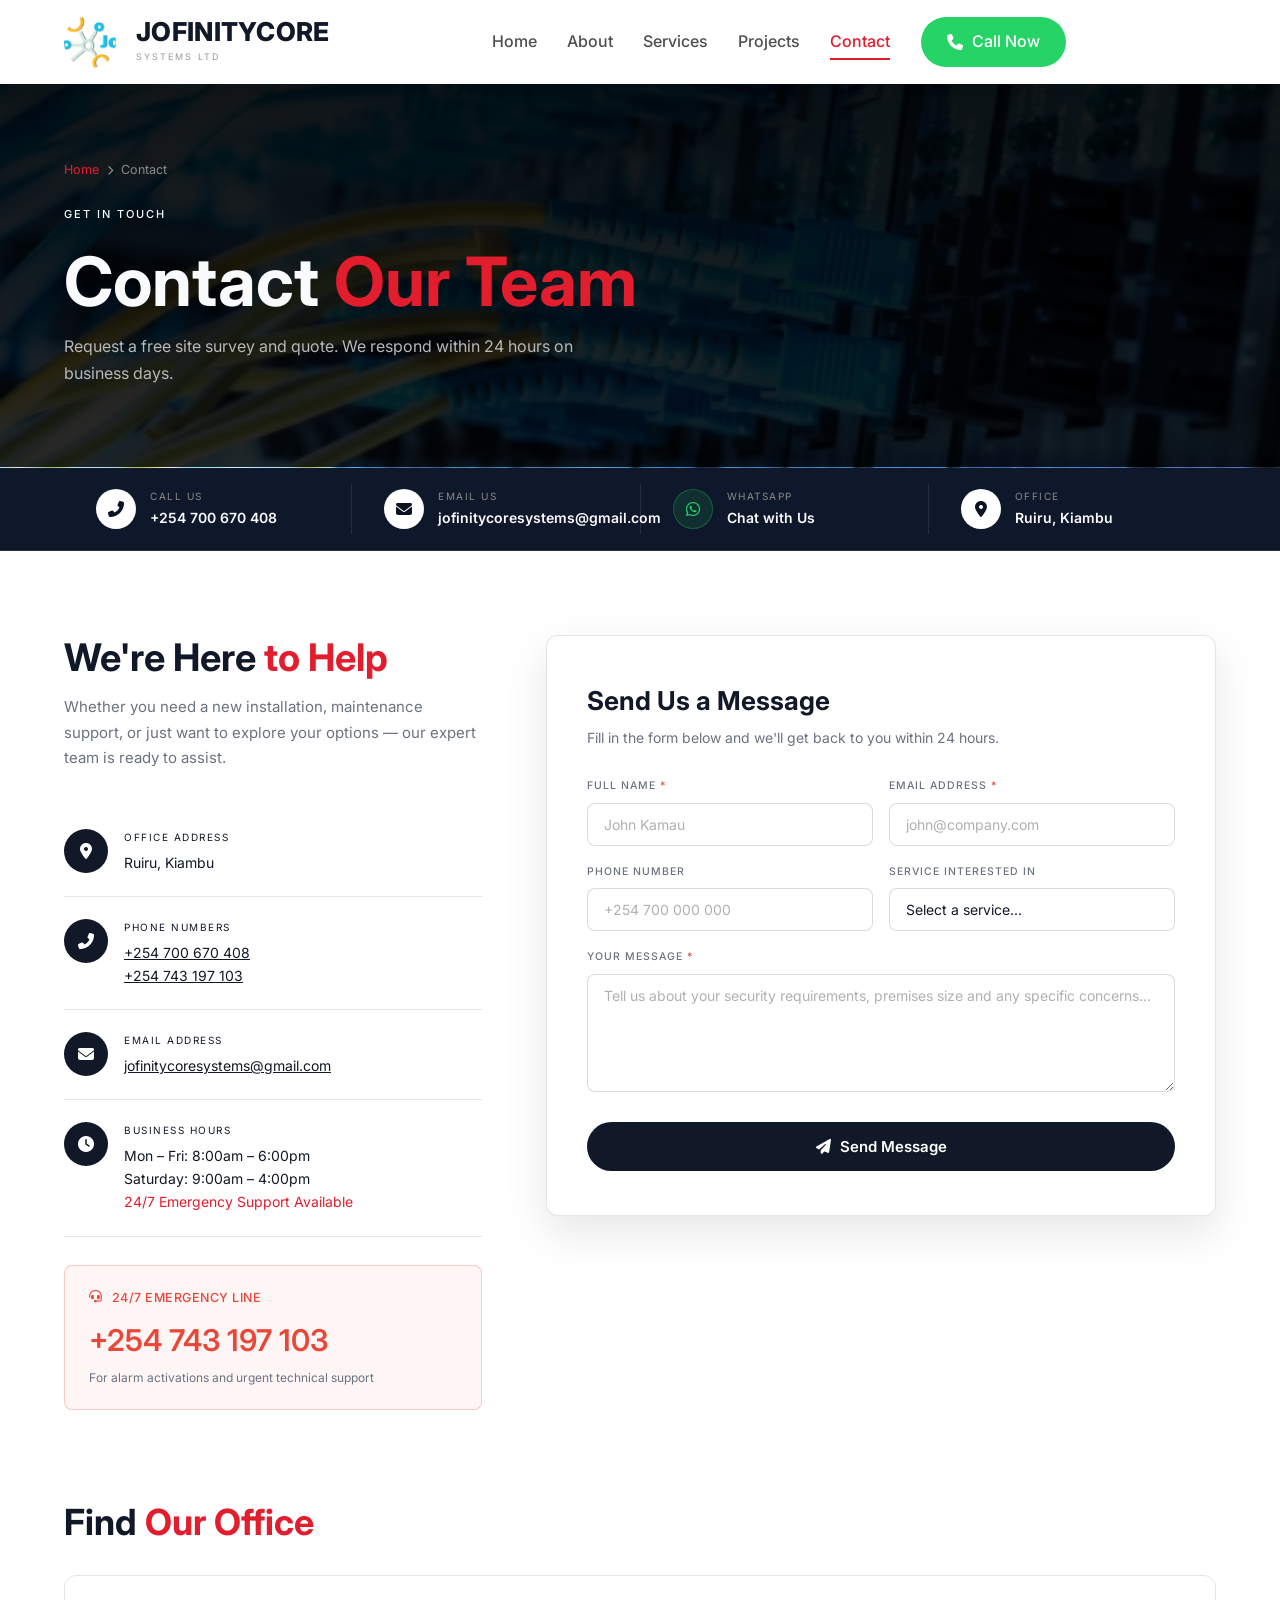
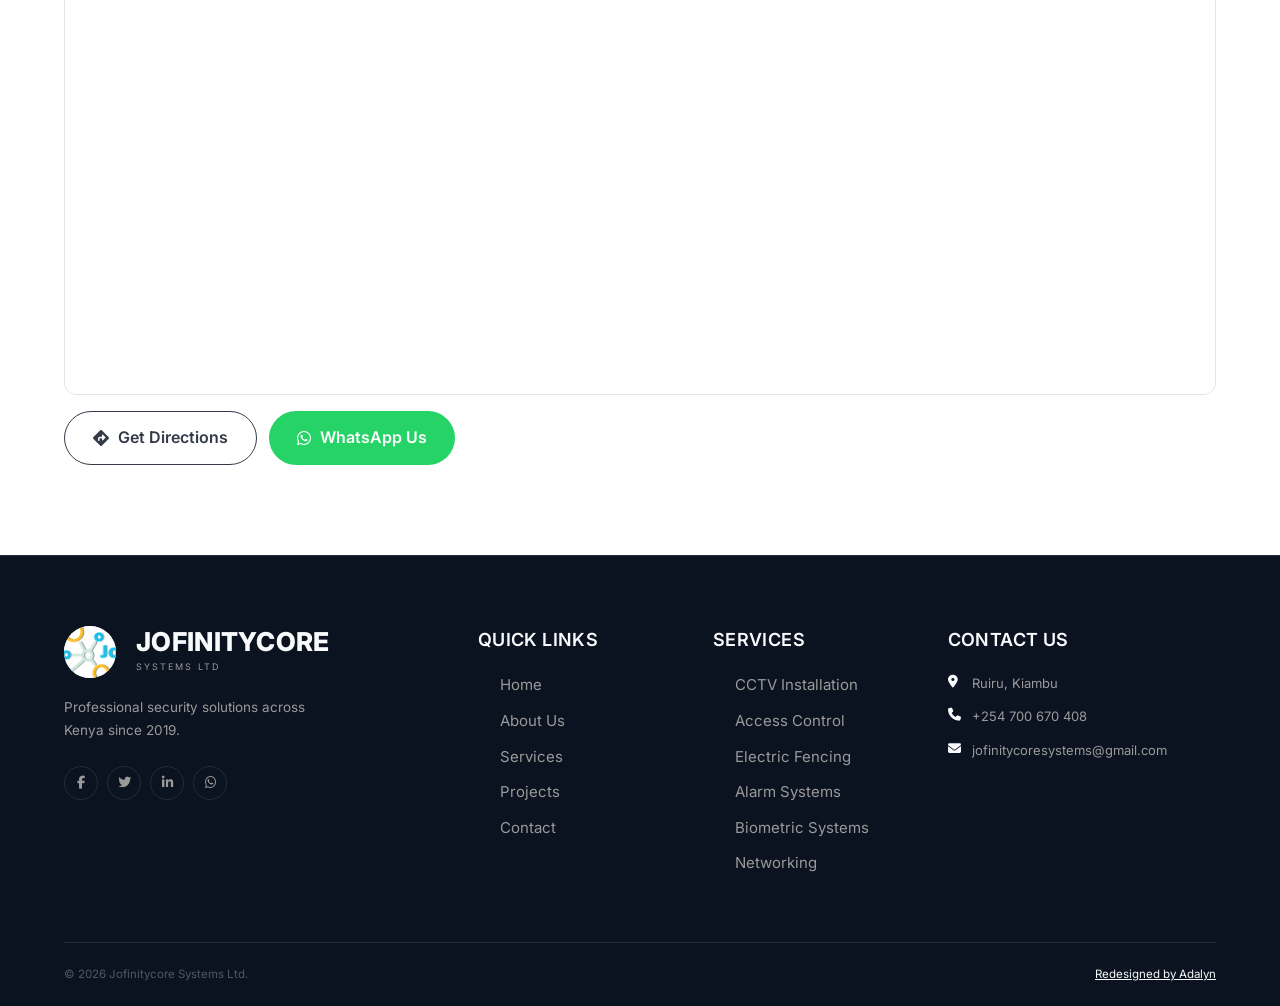
<file: contact.html>
<!DOCTYPE html>
<html lang="en">
<head>
<meta charset="UTF-8">
<meta name="viewport" content="width=device-width, initial-scale=1.0">
<meta name="description" content="Contact Jofinitycore Systems Ltd – Get a free security assessment and quote in Nairobi, Kenya.">
<title>Contact Us | Jofinitycore Systems Ltd</title>
<link rel="icon" href="images/favicon.svg" type="image/svg+xml">
<link rel="preconnect" href="https://fonts.googleapis.com">
<link rel="stylesheet" href="https://fonts.googleapis.com/css2?family=Oswald:wght@400;500;600;700&family=Montserrat:wght@300;400;500;600;700;800&family=Chakra+Petch:wght@400;500;600;700&display=swap">
<link rel="stylesheet" href="https://cdnjs.cloudflare.com/ajax/libs/font-awesome/6.5.0/css/all.min.css">
<link rel="stylesheet" href="css/style.css">
</head>
<body>

<nav id="navbar">
  <div class="nav-inner">
    <a href="index.html" class="nav-logo">
      <div class="nav-logo-icon"><img src="images/Logo.png" alt="Jofinitycore Systems Ltd logo"></div>
      <div class="nav-logo-text"><span class="nav-logo-name">JOFINITYCORE</span><span class="nav-logo-tagline">Systems Ltd</span></div>
    </a>
    <div class="nav-links" id="navMenu">
      <a href="index.html">Home</a><a href="about.html">About</a><a href="services.html">Services</a><a href="projects.html">Projects</a><a href="contact.html" class="active">Contact</a>
      <div class="nav-cta"><a href="tel:+254700670408" class="btn btn-primary"><i class="fas fa-phone"></i> Call Now</a></div>
    </div>
    <button class="nav-toggle" id="navToggle"><span></span><span></span><span></span></button>
  </div>
</nav>

<!-- PAGE HERO -->
<section class="page-hero" style="background-image:url('images/Networking.jpg');">
  <div class="page-hero-overlay"></div>
  <div class="container page-hero-content">
    <div class="breadcrumb"><a href="index.html">Home</a> <i class="fas fa-chevron-right"></i> Contact</div>
    <div class="section-label">Get In Touch</div>
    <h1 class="page-hero-title">Contact <span class="text-cyan">Our Team</span></h1>
    <p>Request a free site survey and quote. We respond within 24 hours on business days.</p>
  </div>
</section>

<!-- QUICK CONTACT STRIP -->
<div class="quick-contact-strip">
  <div class="container">
    <div class="qcs-row">
      <a href="tel:+254700670408" class="qcs-item">
        <div class="qcs-icon"><i class="fas fa-phone-alt"></i></div>
        <div><div class="qcs-label">Call Us</div><div class="qcs-value">+254 700 670 408</div></div>
      </a>
      <div class="qcs-div"></div>
      <a href="mailto:jofinitycoresystems@gmail.com" class="qcs-item">
        <div class="qcs-icon"><i class="fas fa-envelope"></i></div>
        <div><div class="qcs-label">Email Us</div><div class="qcs-value">jofinitycoresystems@gmail.com</div></div>
      </a>
      <div class="qcs-div"></div>
      <a href="https://wa.me/254700670408" target="_blank" class="qcs-item">
        <div class="qcs-icon qcs-wa"><i class="fab fa-whatsapp"></i></div>
        <div><div class="qcs-label">WhatsApp</div><div class="qcs-value">Chat with Us</div></div>
      </a>
      <div class="qcs-div"></div>
      <div class="qcs-item">
        <div class="qcs-icon"><i class="fas fa-map-marker-alt"></i></div>
        <div><div class="qcs-label">Office</div><div class="qcs-value">Ruiru, Kiambu</div></div>
      </div>
    </div>
  </div>
</div>

<!-- CONTACT MAIN -->
<section class="section">
  <div class="container">
    <div class="contact-grid">

      <!-- Info Side -->
      <div class="contact-info aos">
        <h2 class="section-title" style="font-size:clamp(26px,4vw,38px);">We're Here <span class="text-cyan">to Help</span></h2>
        <p style="color:var(--gray);font-size:15px;line-height:1.7;margin-bottom:36px;">Whether you need a new installation, maintenance support, or just want to explore your options — our expert team is ready to assist.</p>

        <div class="cinfo-item">
          <div class="cinfo-icon"><i class="fas fa-map-marker-alt"></i></div>
          <div><div class="cinfo-label">Office Address</div><div class="cinfo-val">Ruiru, Kiambu</div></div>
        </div>
        <div class="cinfo-item">
          <div class="cinfo-icon"><i class="fas fa-phone-alt"></i></div>
          <div><div class="cinfo-label">Phone Numbers</div><div class="cinfo-val"><a href="tel:+254700670408">+254 700 670 408</a><br><a href="tel:+254743197103">+254 743 197 103</a></div></div>
        </div>
        <div class="cinfo-item">
          <div class="cinfo-icon"><i class="fas fa-envelope"></i></div>
          <div><div class="cinfo-label">Email Address</div><div class="cinfo-val"><a href="mailto:jofinitycoresystems@gmail.com">jofinitycoresystems@gmail.com</a></div></div>
        </div>
        <div class="cinfo-item">
          <div class="cinfo-icon"><i class="fas fa-clock"></i></div>
          <div><div class="cinfo-label">Business Hours</div><div class="cinfo-val">Mon – Fri: 8:00am – 6:00pm<br>Saturday: 9:00am – 4:00pm<br><span class="text-cyan">24/7 Emergency Support Available</span></div></div>
        </div>

        <div class="emergency-box">
          <div class="eb-top"><i class="fas fa-headset"></i> 24/7 Emergency Line</div>
          <a href="tel:+254743197103" class="eb-num">+254 743 197 103</a>
          <p>For alarm activations and urgent technical support</p>
        </div>
      </div>

      <!-- Form Side -->
      <div class="contact-form-wrap aos aos-delay-1">
        <h3>Send Us a Message</h3>
        <p>Fill in the form below and we'll get back to you within 24 hours.</p>
        <form id="contactForm" novalidate>
          <div class="form-row-2">
            <div class="fg">
              <label for="name">Full Name <span>*</span></label>
              <input type="text" id="name" name="name" placeholder="John Kamau" required>
            </div>
            <div class="fg">
              <label for="email">Email Address <span>*</span></label>
              <input type="email" id="email" name="email" placeholder="john@company.com" required>
            </div>
          </div>
          <div class="form-row-2">
            <div class="fg">
              <label for="phone">Phone Number</label>
              <input type="tel" id="phone" name="phone" placeholder="+254 700 000 000">
            </div>
            <div class="fg">
              <label for="service">Service Interested In</label>
              <select id="service" name="service">
                <option value="">Select a service...</option>
                <option>CCTV Installation</option>
                <option>Access Control Systems</option>
                <option>Electric Fencing</option>
                <option>Alarm Systems</option>
                <option>Biometric Systems</option>
                <option>Networking Solutions</option>
                <option>Maintenance Contract</option>
                <option>General Inquiry</option>
              </select>
            </div>
          </div>
          <div class="fg">
            <label for="message">Your Message <span>*</span></label>
            <textarea id="message" name="message" rows="5" placeholder="Tell us about your security requirements, premises size and any specific concerns..." required></textarea>
          </div>
          <button type="submit" class="btn btn-primary form-submit-btn">
            <i class="fas fa-paper-plane"></i> Send Message
          </button>
          <div id="formMsg" class="form-response"></div>
        </form>
      </div>

    </div>
  </div>
</section>

<!-- MAP -->
<section class="map-section">
  <div class="container">
    <h2 style="font-family:var(--font-head);font-size:clamp(24px,4vw,36px);font-weight:700;margin-bottom:24px;">Find <span class="text-cyan">Our Office</span></h2>
    <div class="map-frame">
      <iframe
        src="https://www.google.com/maps?q=Ruiru,+Kiambu,+Kenya&output=embed"
        allowfullscreen="" loading="lazy" referrerpolicy="no-referrer-when-downgrade"
        title="Jofinitycore Systems Office – Ruiru, Kiambu">
      </iframe>
    </div>
    <div style="display:flex;gap:12px;margin-top:16px;flex-wrap:wrap;">
      <a href="https://www.google.com/maps/dir/?api=1&destination=ruiru" target="_blank" class="btn btn-outline"><i class="fas fa-directions"></i> Get Directions</a>
      <a href="https://wa.me/254700670408?text=Hello, I would like to enquire about your security systems." target="_blank" class="btn btn-wa"><i class="fab fa-whatsapp"></i> WhatsApp Us</a>
    </div>
  </div>
</section>

<!-- FOOTER -->
<footer>
  <div class="container">
    <div class="footer-grid">
      <div class="footer-brand"><a href="index.html" class="nav-logo"><div class="nav-logo-icon"><img src="images/Logo.png" alt="Jofinitycore Systems Ltd logo"></div><div class="nav-logo-text"><span class="nav-logo-name">JOFINITYCORE</span><span class="nav-logo-tagline">Systems Ltd</span></div></a><p>Professional security solutions across Kenya since 2019.</p><div class="footer-socials"><a href="#"><i class="fab fa-facebook-f"></i></a><a href="#"><i class="fab fa-twitter"></i></a><a href="#"><i class="fab fa-linkedin-in"></i></a><a href="#"><i class="fab fa-whatsapp"></i></a></div></div>
      <div class="footer-col"><h4>Quick Links</h4><ul><li><a href="index.html">Home</a></li><li><a href="about.html">About Us</a></li><li><a href="services.html">Services</a></li><li><a href="projects.html">Projects</a></li><li><a href="contact.html">Contact</a></li></ul></div>
      <div class="footer-col"><h4>Services</h4><ul><li><a href="services.html#cctv">CCTV Installation</a></li><li><a href="services.html#access">Access Control</a></li><li><a href="services.html#fencing">Electric Fencing</a></li><li><a href="services.html#alarm">Alarm Systems</a></li><li><a href="services.html#biometric">Biometric Systems</a></li><li><a href="services.html#networking">Networking</a></li></ul></div>
      <div class="footer-col"><h4>Contact Us</h4><div class="fcontact"><i class="fas fa-map-marker-alt"></i><span>Ruiru, Kiambu</span></div><div class="fcontact"><i class="fas fa-phone"></i><a href="tel:+254700670408">+254 700 670 408</a></div><div class="fcontact"><i class="fas fa-envelope"></i><a href="mailto:jofinitycoresystems@gmail.com">jofinitycoresystems@gmail.com</a></div></div>
    </div>
    <div class="footer-bottom"><span>&copy; 2026 Jofinitycore Systems Ltd.</span><a href="https://adalyntechnologies.co.ke/" target="_blank" rel="noopener">Redesigned by Adalyn</a></div>
  </div>
</footer>
<button class="btt" id="backToTop"><i class="fas fa-arrow-up"></i></button>
<script src="js/main.js"></script>
</body>
</html>
</file>
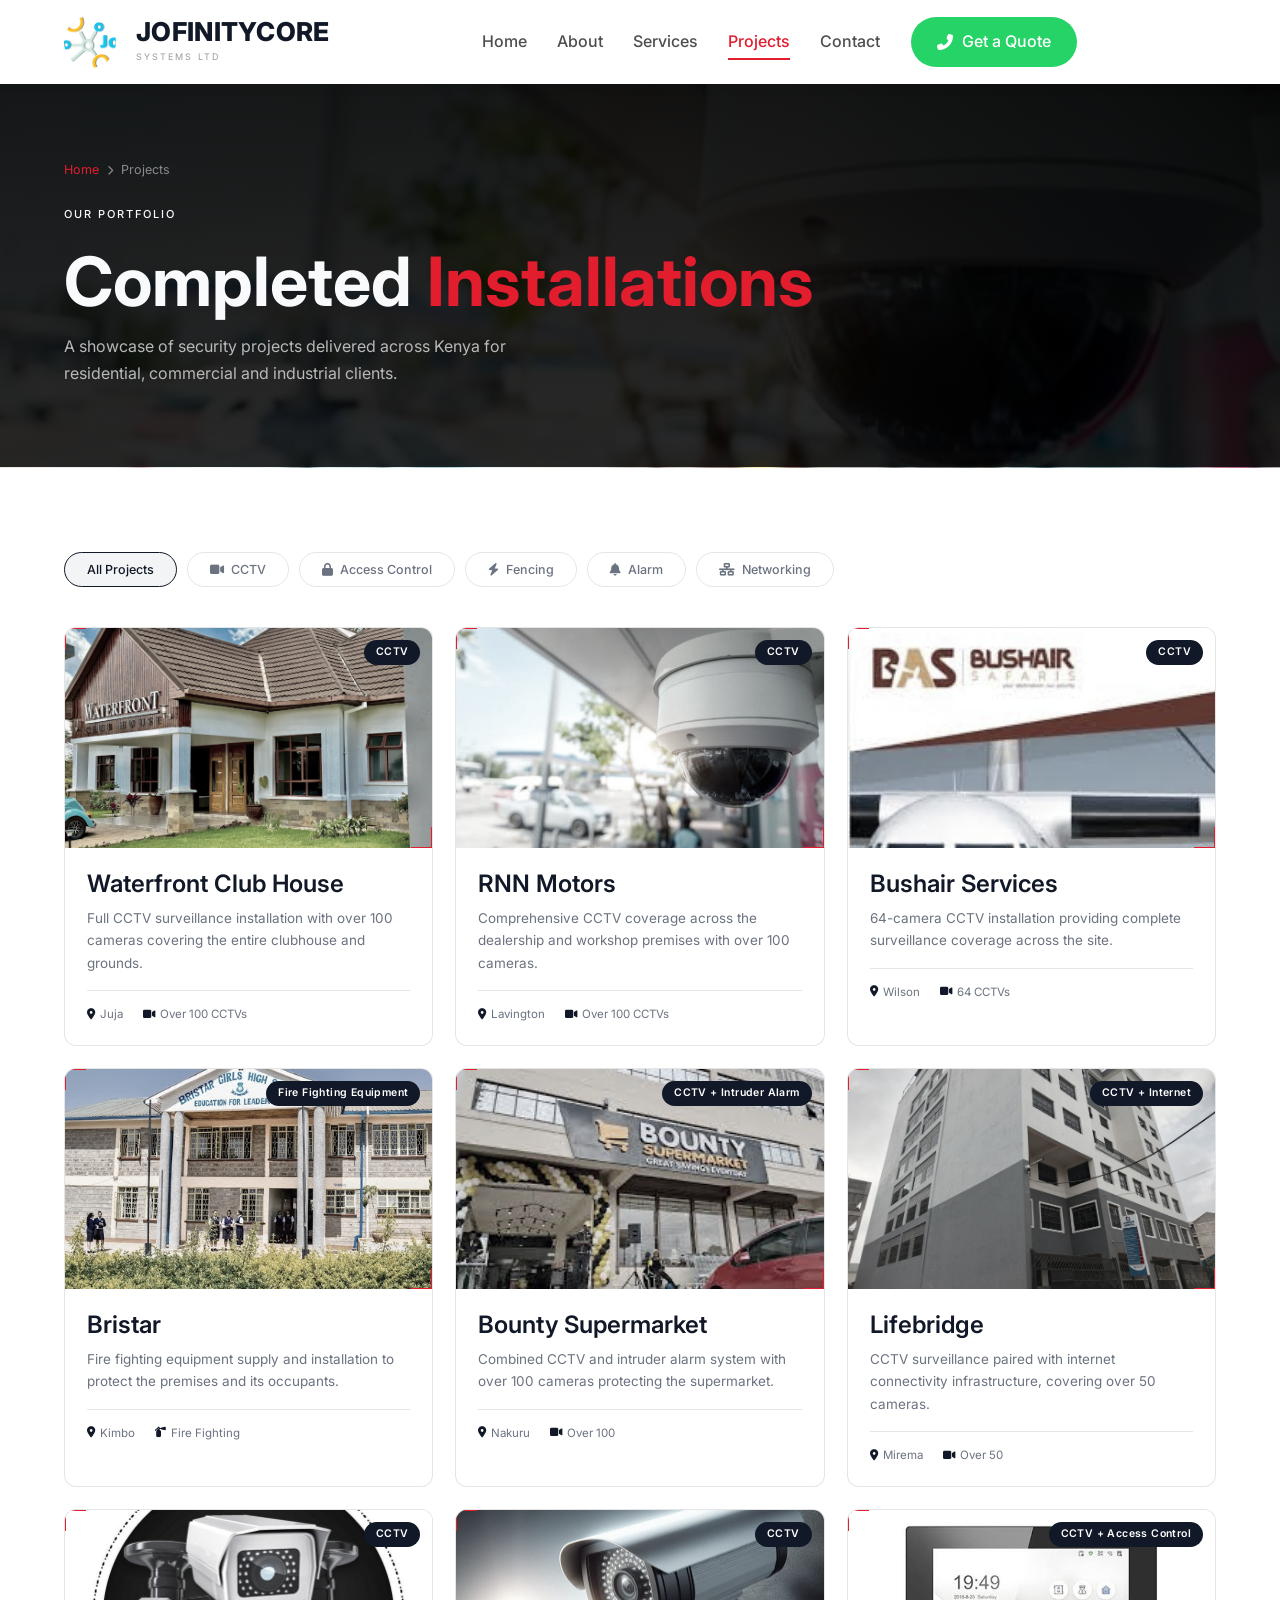
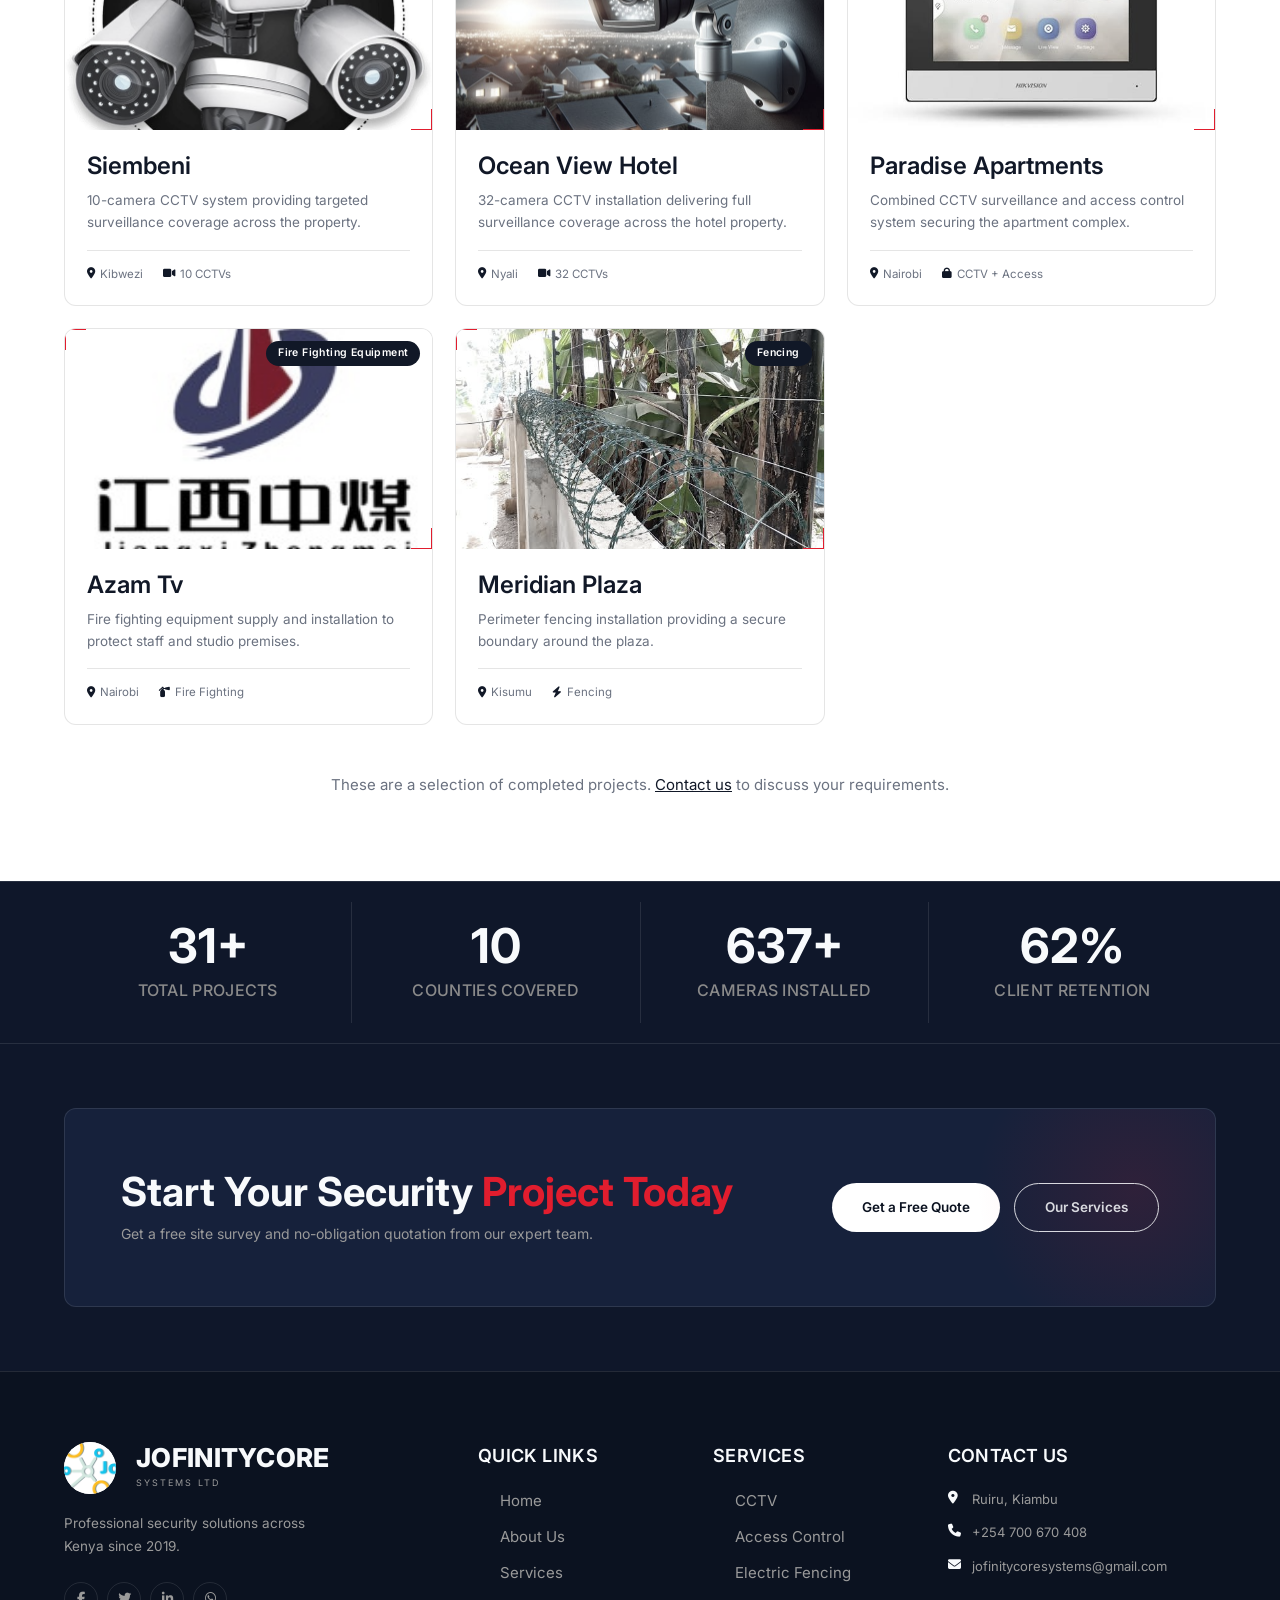
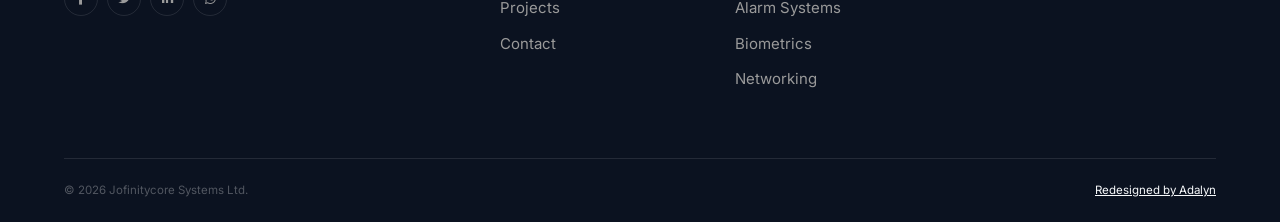
<file: projects.html>
<!DOCTYPE html>
<html lang="en">
<head>
<meta charset="UTF-8">
<meta name="viewport" content="width=device-width, initial-scale=1.0">
<meta name="description" content="Jofinitycore Systems Ltd project portfolio – completed security installations across Kenya.">
<title>Projects | Jofinitycore Systems Ltd</title>
<link rel="icon" href="images/favicon.svg" type="image/svg+xml">
<link rel="preconnect" href="https://fonts.googleapis.com">
<link rel="stylesheet" href="https://fonts.googleapis.com/css2?family=Oswald:wght@400;500;600;700&family=Montserrat:wght@300;400;500;600;700;800&family=Chakra+Petch:wght@400;500;600;700&display=swap">
<link rel="stylesheet" href="https://cdnjs.cloudflare.com/ajax/libs/font-awesome/6.5.0/css/all.min.css">
<link rel="stylesheet" href="css/style.css">
</head>
<body>

<nav id="navbar">
  <div class="nav-inner">
    <a href="index.html" class="nav-logo">
      <div class="nav-logo-icon"><img src="images/Logo.png" alt="Jofinitycore Systems Ltd logo"></div>
      <div class="nav-logo-text"><span class="nav-logo-name">JOFINITYCORE</span><span class="nav-logo-tagline">Systems Ltd</span></div>
    </a>
    <div class="nav-links" id="navMenu">
      <a href="index.html">Home</a><a href="about.html">About</a><a href="services.html">Services</a><a href="projects.html" class="active">Projects</a><a href="contact.html">Contact</a>
      <div class="nav-cta"><a href="contact.html" class="btn btn-primary"><i class="fas fa-phone-alt"></i> Get a Quote</a></div>
    </div>
    <button class="nav-toggle" id="navToggle"><span></span><span></span><span></span></button>
  </div>
</nav>

<!-- PAGE HERO -->
<section class="page-hero" style="background-image:url('images/CCTV.jpeg');">
  <div class="page-hero-overlay"></div>
  <div class="container page-hero-content">
    <div class="breadcrumb"><a href="index.html">Home</a> <i class="fas fa-chevron-right"></i> Projects</div>
    <div class="section-label">Our Portfolio</div>
    <h1 class="page-hero-title">Completed <span class="text-cyan">Installations</span></h1>
    <p>A showcase of security projects delivered across Kenya for residential, commercial and industrial clients.</p>
  </div>
</section>

<!-- FILTER + PROJECTS -->
<section class="section">
  <div class="container">
    <div class="filter-bar aos">
      <button class="fbtn active" data-filter="all">All Projects</button>
      <button class="fbtn" data-filter="cctv"><i class="fas fa-video"></i> CCTV</button>
      <button class="fbtn" data-filter="access"><i class="fas fa-lock"></i> Access Control</button>
      <button class="fbtn" data-filter="fencing"><i class="fas fa-bolt"></i> Fencing</button>
      <button class="fbtn" data-filter="alarm"><i class="fas fa-bell"></i> Alarm</button>
      <button class="fbtn" data-filter="network"><i class="fas fa-network-wired"></i> Networking</button>
    </div>

    <div class="proj-grid" id="projGrid">

      <div class="pcard aos" data-category="cctv">
        <div class="pcard-img frame-corners"><img src="images/Jujawaterfront.webp" alt="CCTV Project"><span class="pcard-tag">CCTV</span></div>
        <div class="pcard-body">
          <h3>Waterfront Club House</h3>
          <p>Full CCTV surveillance installation with over 100 cameras covering the entire clubhouse and grounds.</p>
          <div class="pcard-meta"><span><i class="fas fa-map-marker-alt"></i> Juja</span><span><i class="fas fa-video"></i> Over 100 CCTVs</span></div>
        </div>
      </div>

      <div class="pcard aos aos-delay-1" data-category="cctv">
        <div class="pcard-img frame-corners"><img src="images/CCTV.jpeg" alt="CCTV Project"><span class="pcard-tag">CCTV</span></div>
        <div class="pcard-body">
          <h3>RNN Motors</h3>
          <p>Comprehensive CCTV coverage across the dealership and workshop premises with over 100 cameras.</p>
          <div class="pcard-meta"><span><i class="fas fa-map-marker-alt"></i> Lavington</span><span><i class="fas fa-video"></i> Over 100 CCTVs</span></div>
        </div>
      </div>

      <div class="pcard aos aos-delay-2" data-category="cctv">
        <div class="pcard-img frame-corners"><img src="images/Bushair.jpg" alt="CCTV Project"><span class="pcard-tag">CCTV</span></div>
        <div class="pcard-body">
          <h3>Bushair Services</h3>
          <p>64-camera CCTV installation providing complete surveillance coverage across the site.</p>
          <div class="pcard-meta"><span><i class="fas fa-map-marker-alt"></i> Wilson</span><span><i class="fas fa-video"></i> 64 CCTVs</span></div>
        </div>
      </div>

      <div class="pcard aos" data-category="alarm">
        <div class="pcard-img frame-corners"><img src="images/Bristar.jpg" alt="Fire Fighting Equipment Project"><span class="pcard-tag">Fire Fighting Equipment</span></div>
        <div class="pcard-body">
          <h3>Bristar</h3>
          <p>Fire fighting equipment supply and installation to protect the premises and its occupants.</p>
          <div class="pcard-meta"><span><i class="fas fa-map-marker-alt"></i> Kimbo</span><span><i class="fas fa-fire-extinguisher"></i> Fire Fighting</span></div>
        </div>
      </div>

      <div class="pcard aos aos-delay-1" data-category="cctv">
        <div class="pcard-img frame-corners"><img src="images/BountySupermarket.jpg" alt="CCTV and Intruder Alarm Project"><span class="pcard-tag">CCTV + Intruder Alarm</span></div>
        <div class="pcard-body">
          <h3>Bounty Supermarket</h3>
          <p>Combined CCTV and intruder alarm system with over 100 cameras protecting the supermarket.</p>
          <div class="pcard-meta"><span><i class="fas fa-map-marker-alt"></i> Nakuru</span><span><i class="fas fa-video"></i> Over 100</span></div>
        </div>
      </div>

      <div class="pcard aos aos-delay-2" data-category="network">
        <div class="pcard-img frame-corners"><img src="images/LifebridgeHospital.jpg" alt="CCTV and Internet Project"><span class="pcard-tag">CCTV + Internet</span></div>
        <div class="pcard-body">
          <h3>Lifebridge</h3>
          <p>CCTV surveillance paired with internet connectivity infrastructure, covering over 50 cameras.</p>
          <div class="pcard-meta"><span><i class="fas fa-map-marker-alt"></i> Mirema</span><span><i class="fas fa-video"></i> Over 50</span></div>
        </div>
      </div>

      <div class="pcard aos" data-category="cctv">
        <div class="pcard-img frame-corners"><img src="images/cctv_background.jpeg" alt="CCTV Project"><span class="pcard-tag">CCTV</span></div>
        <div class="pcard-body">
          <h3>Siembeni</h3>
          <p>10-camera CCTV system providing targeted surveillance coverage across the property.</p>
          <div class="pcard-meta"><span><i class="fas fa-map-marker-alt"></i> Kibwezi</span><span><i class="fas fa-video"></i> 10 CCTVs</span></div>
        </div>
      </div>

      <div class="pcard aos aos-delay-1" data-category="cctv">
        <div class="pcard-img frame-corners"><img src="images/cctv_background2.jpeg" alt="CCTV Project"><span class="pcard-tag">CCTV</span></div>
        <div class="pcard-body">
          <h3>Ocean View Hotel</h3>
          <p>32-camera CCTV installation delivering full surveillance coverage across the hotel property.</p>
          <div class="pcard-meta"><span><i class="fas fa-map-marker-alt"></i> Nyali</span><span><i class="fas fa-video"></i> 32 CCTVs</span></div>
        </div>
      </div>

      <div class="pcard aos aos-delay-2" data-category="access">
        <div class="pcard-img frame-corners"><img src="images/Access_Control.jpeg" alt="CCTV and Access Control Project"><span class="pcard-tag">CCTV + Access Control</span></div>
        <div class="pcard-body">
          <h3>Paradise Apartments</h3>
          <p>Combined CCTV surveillance and access control system securing the apartment complex.</p>
          <div class="pcard-meta"><span><i class="fas fa-map-marker-alt"></i> Nairobi</span><span><i class="fas fa-lock"></i> CCTV + Access</span></div>
        </div>
      </div>

      <div class="pcard aos" data-category="alarm">
        <div class="pcard-img frame-corners"><img src="images/Zhongmei.jpg" alt="Fire Fighting Equipment Project"><span class="pcard-tag">Fire Fighting Equipment</span></div>
        <div class="pcard-body">
          <h3>Azam Tv</h3>
          <p>Fire fighting equipment supply and installation to protect staff and studio premises.</p>
          <div class="pcard-meta"><span><i class="fas fa-map-marker-alt"></i> Nairobi</span><span><i class="fas fa-fire-extinguisher"></i> Fire Fighting</span></div>
        </div>
      </div>

      <div class="pcard aos aos-delay-1" data-category="fencing">
        <div class="pcard-img frame-corners"><img src="images/Electric_Fencing.jpeg" alt="Fencing Project"><span class="pcard-tag">Fencing</span></div>
        <div class="pcard-body">
          <h3>Meridian Plaza</h3>
          <p>Perimeter fencing installation providing a secure boundary around the plaza.</p>
          <div class="pcard-meta"><span><i class="fas fa-map-marker-alt"></i> Kisumu</span><span><i class="fas fa-bolt"></i> Fencing</span></div>
        </div>
      </div>

    </div>

    <div class="proj-cta-note aos">
      <p>These are a selection of completed projects. <a href="contact.html">Contact us</a> to discuss your requirements.</p>
    </div>
  </div>
</section>

<!-- STATS -->
<div class="stats-strip">
  <div class="container">
    <div class="stats-row">
      <div class="stat-item"><div class="stat-num" data-counter="50" data-suffix="+">0+</div><div class="stat-lbl">Total Projects</div></div>
      <div class="stat-div"></div>
      <div class="stat-item"><div class="stat-num" data-counter="17">0</div><div class="stat-lbl">Counties Covered</div></div>
      <div class="stat-div"></div>
      <div class="stat-item"><div class="stat-num" data-counter="1000" data-suffix="+">0+</div><div class="stat-lbl">Cameras Installed</div></div>
      <div class="stat-div"></div>
      <div class="stat-item"><div class="stat-num" data-counter="98" data-suffix="%">0%</div><div class="stat-lbl">Client Retention</div></div>
    </div>
  </div>
</div>

<!-- CTA -->
<section class="cta-wrap">
  <div class="container">
    <div class="cta-box aos">
      <div><h2 class="cta-title">Start Your Security <span class="text-cyan">Project Today</span></h2><p>Get a free site survey and no-obligation quotation from our expert team.</p></div>
      <div class="btn-group"><a href="contact.html" class="btn btn-primary btn-lg">Get a Free Quote</a><a href="services.html" class="btn btn-outline btn-lg">Our Services</a></div>
    </div>
  </div>
</section>

<!-- FOOTER -->
<footer>
  <div class="container">
    <div class="footer-grid">
      <div class="footer-brand"><a href="index.html" class="nav-logo"><div class="nav-logo-icon"><img src="images/Logo.png" alt="Jofinitycore Systems Ltd logo"></div><div class="nav-logo-text"><span class="nav-logo-name">JOFINITYCORE</span><span class="nav-logo-tagline">Systems Ltd</span></div></a><p>Professional security solutions across Kenya since 2019.</p><div class="footer-socials"><a href="#"><i class="fab fa-facebook-f"></i></a><a href="#"><i class="fab fa-twitter"></i></a><a href="#"><i class="fab fa-linkedin-in"></i></a><a href="#"><i class="fab fa-whatsapp"></i></a></div></div>
      <div class="footer-col"><h4>Quick Links</h4><ul><li><a href="index.html">Home</a></li><li><a href="about.html">About Us</a></li><li><a href="services.html">Services</a></li><li><a href="projects.html">Projects</a></li><li><a href="contact.html">Contact</a></li></ul></div>
      <div class="footer-col"><h4>Services</h4><ul><li><a href="services.html#cctv">CCTV</a></li><li><a href="services.html#access">Access Control</a></li><li><a href="services.html#fencing">Electric Fencing</a></li><li><a href="services.html#alarm">Alarm Systems</a></li><li><a href="services.html#biometric">Biometrics</a></li><li><a href="services.html#networking">Networking</a></li></ul></div>
      <div class="footer-col"><h4>Contact Us</h4><div class="fcontact"><i class="fas fa-map-marker-alt"></i><span>Ruiru, Kiambu</span></div><div class="fcontact"><i class="fas fa-phone"></i><a href="tel:+254700670408">+254 700 670 408</a></div><div class="fcontact"><i class="fas fa-envelope"></i><a href="mailto:jofinitycoresystems@gmail.com">jofinitycoresystems@gmail.com</a></div></div>
    </div>
    <div class="footer-bottom"><span>&copy; 2026 Jofinitycore Systems Ltd.</span><a href="https://adalyntechnologies.co.ke/" target="_blank" rel="noopener">Redesigned by Adalyn</a></div>
  </div>
</footer>
<button class="btt" id="backToTop"><i class="fas fa-arrow-up"></i></button>
<script src="js/main.js"></script>
</body>
</html>
</file>
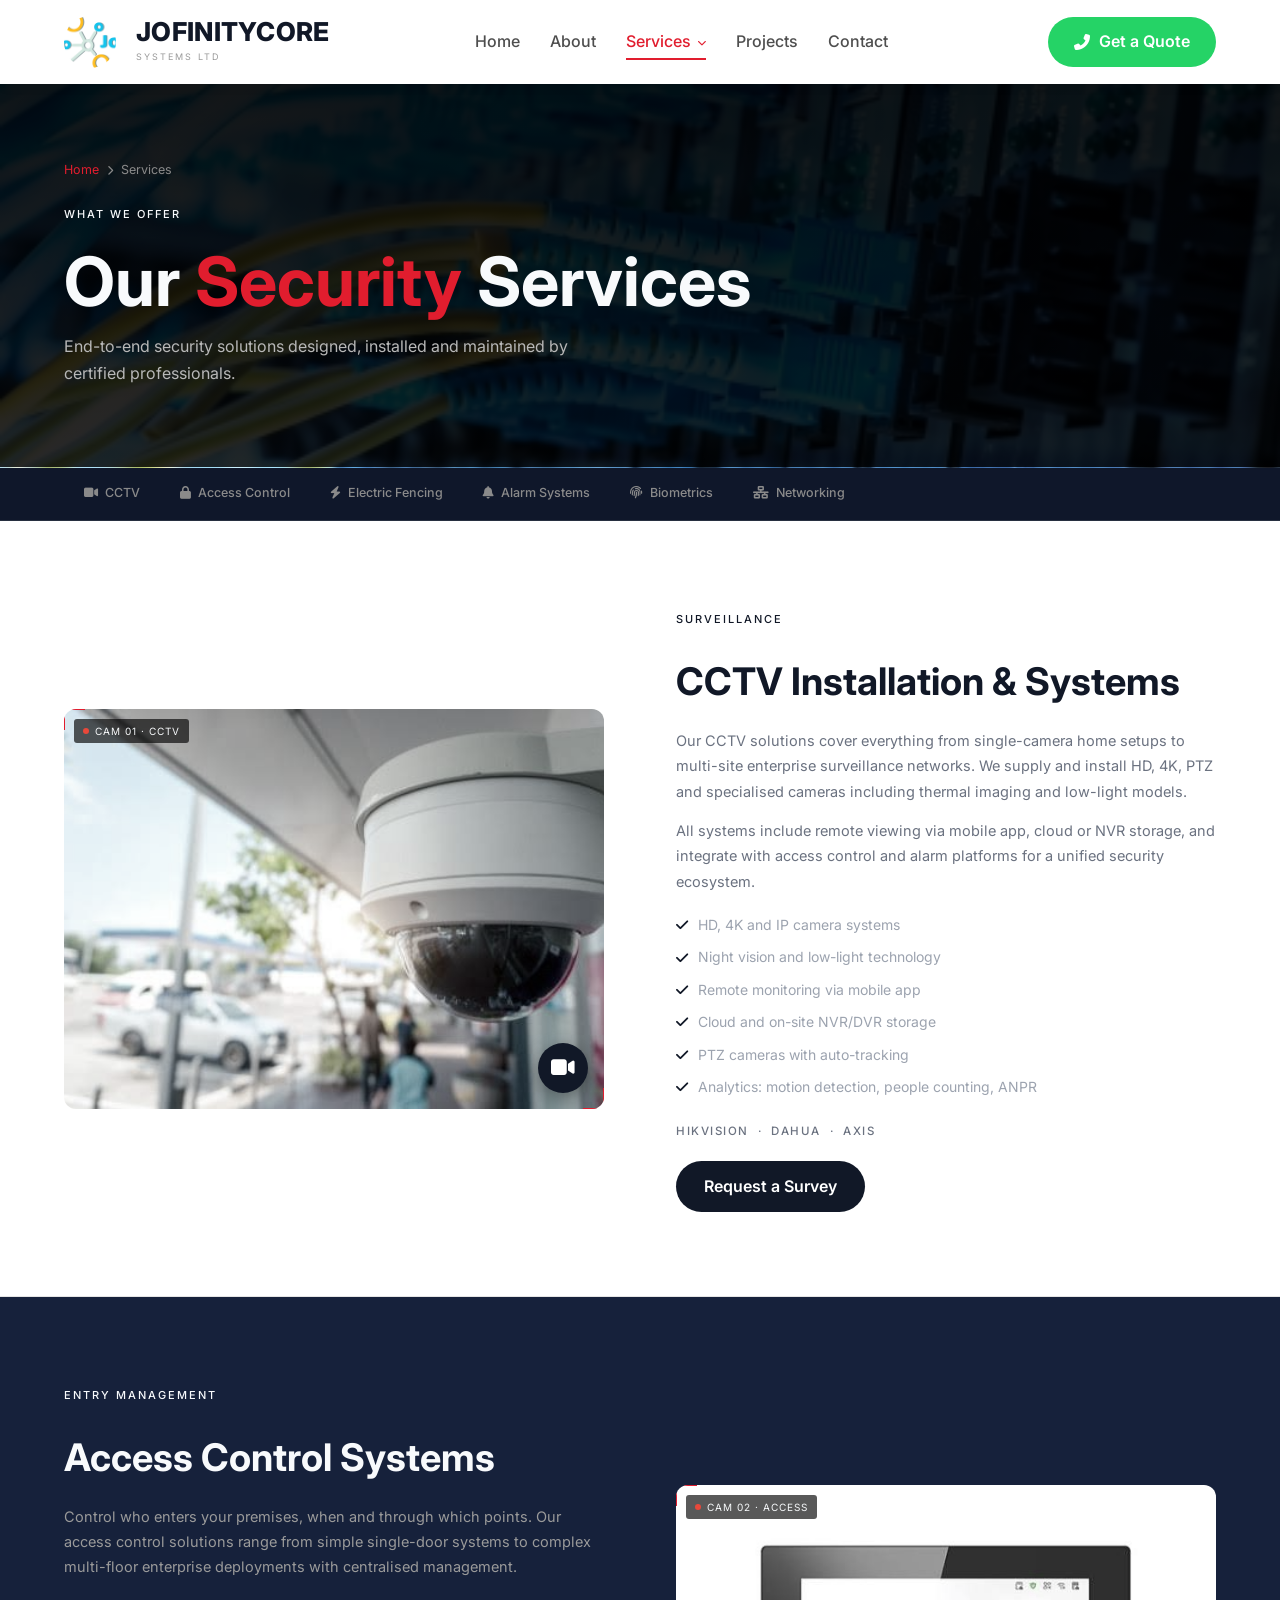
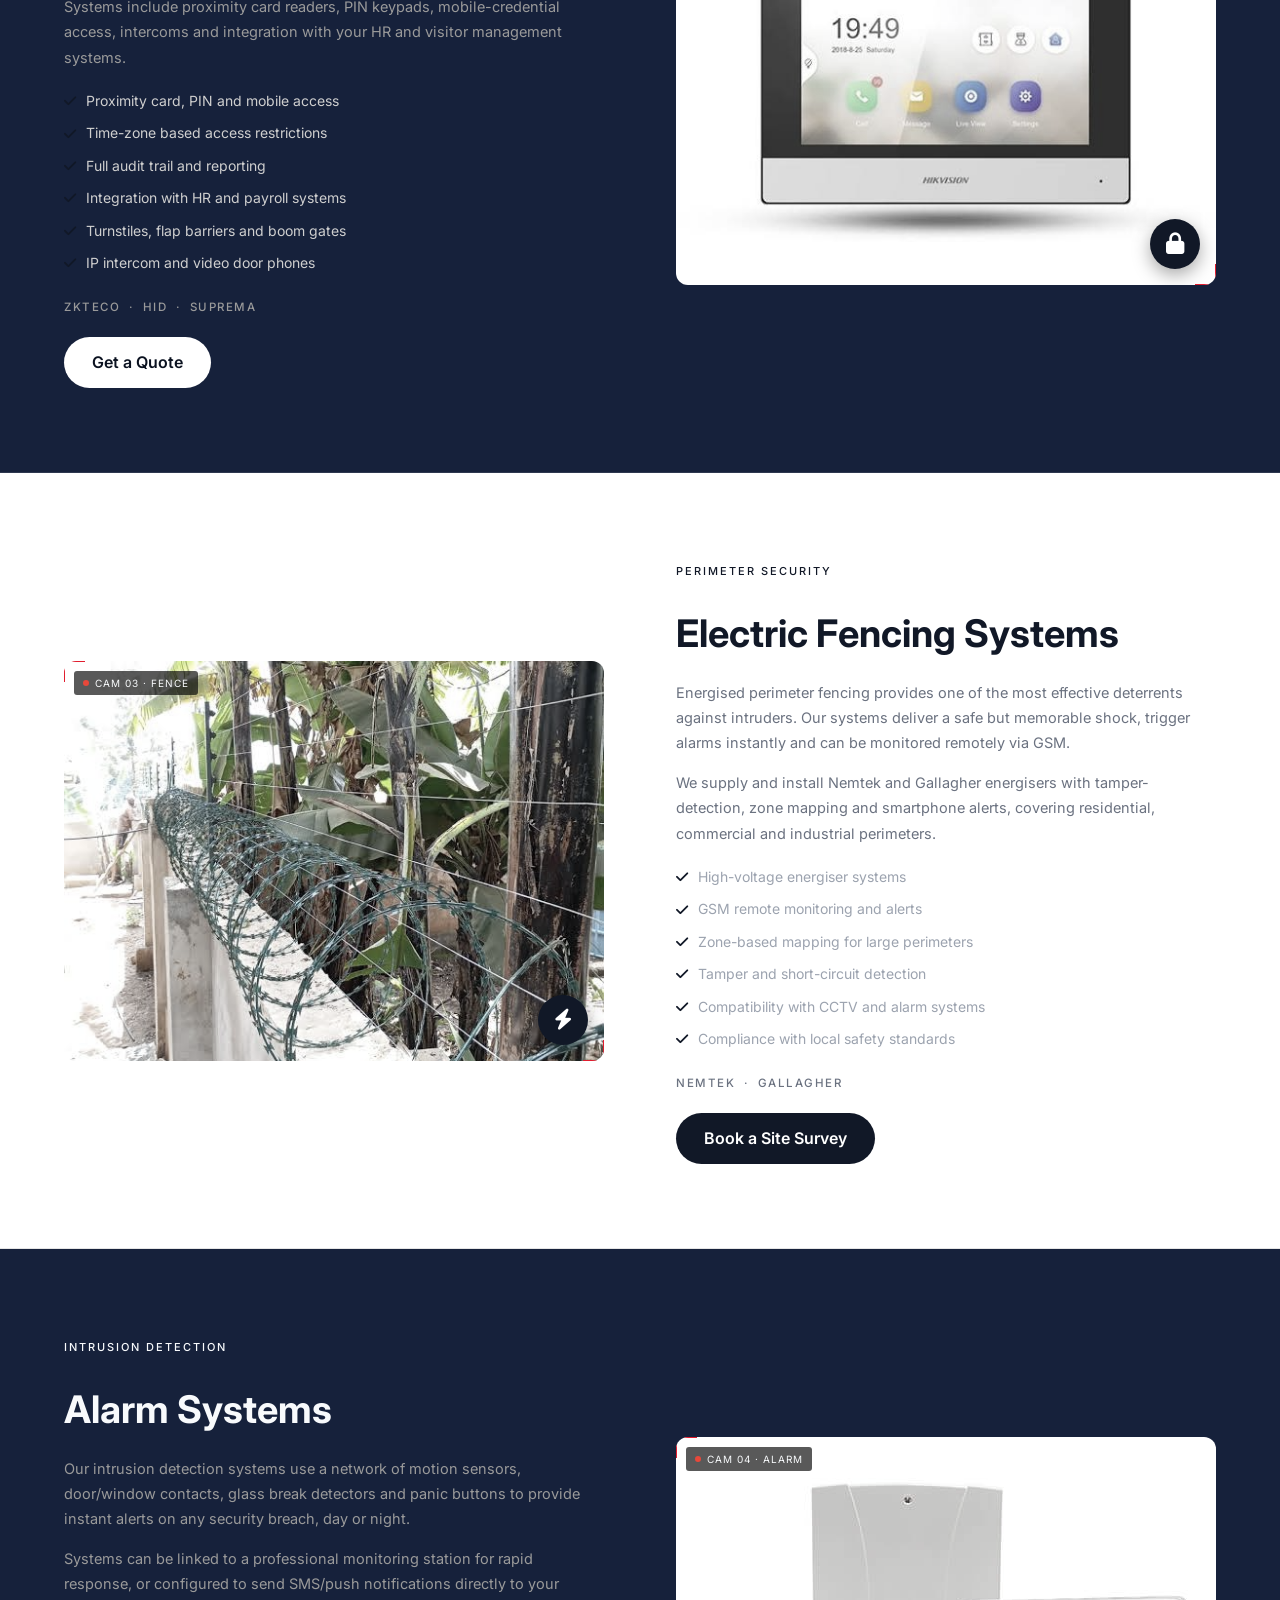
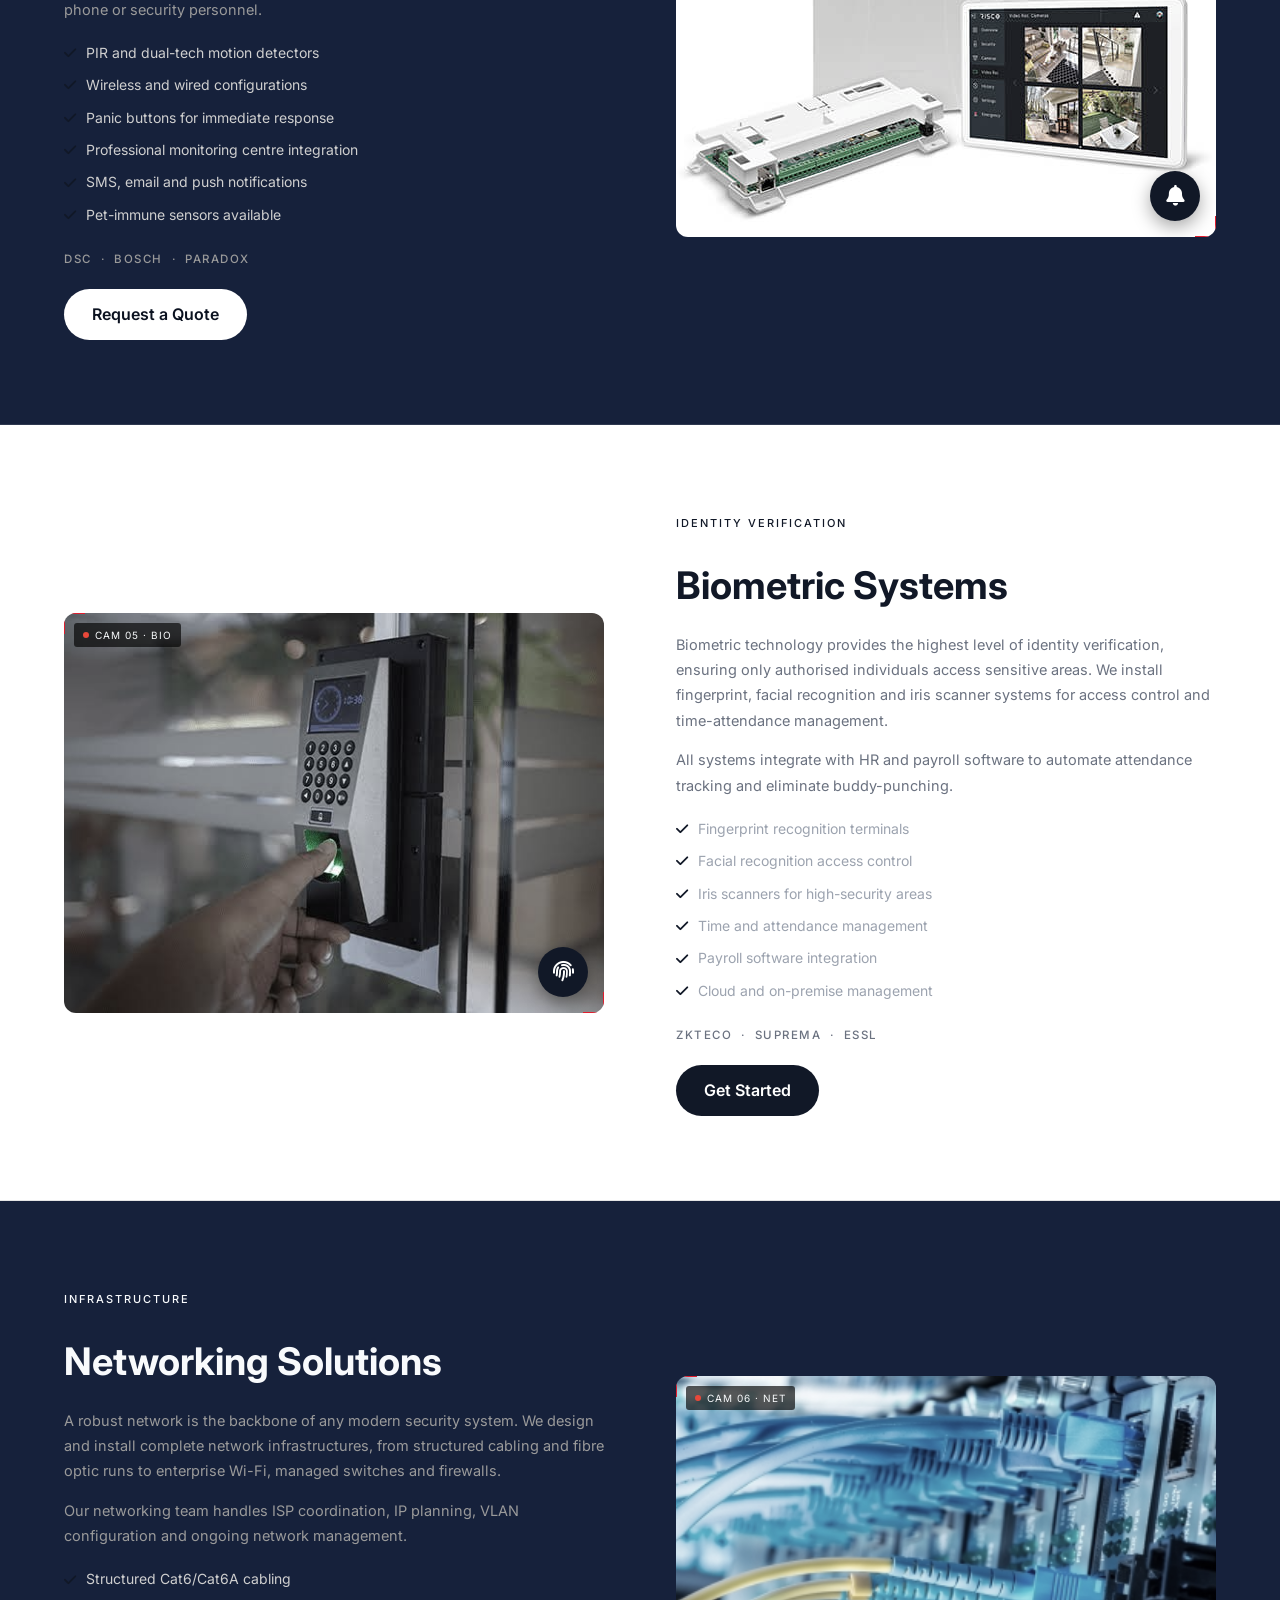
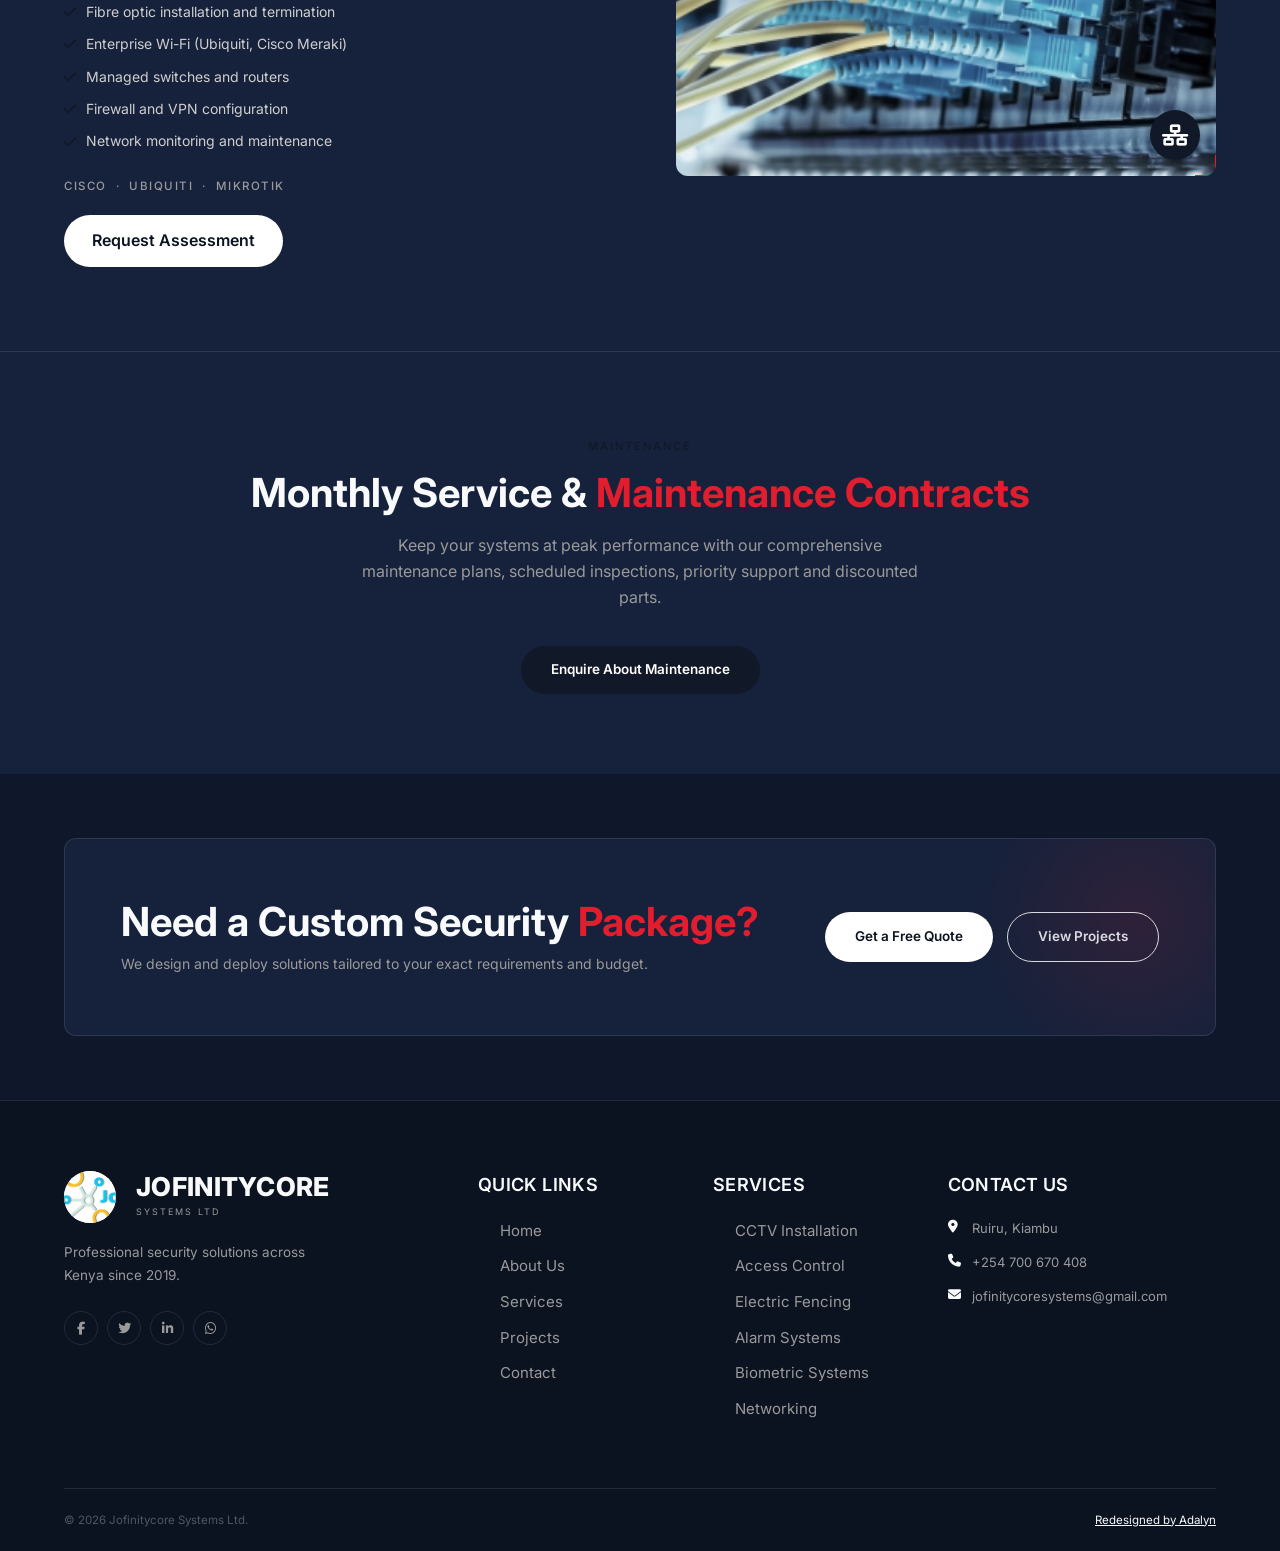
<file: services.html>
<!DOCTYPE html>
<html lang="en">
<head>
<meta charset="UTF-8">
<meta name="viewport" content="width=device-width, initial-scale=1.0">
<meta name="description" content="Jofinitycore Systems Ltd services – CCTV, Access Control, Electric Fencing, Alarm Systems, Biometrics and Networking in Nairobi, Kenya.">
<title>Services | Jofinitycore Systems Ltd</title>
<link rel="icon" href="images/favicon.svg" type="image/svg+xml">
<link rel="preconnect" href="https://fonts.googleapis.com">
<link href="https://fonts.googleapis.com/css2?family=Inter:wght@400;500;600;700&display=swap" rel="stylesheet">
<link rel="stylesheet" href="https://cdnjs.cloudflare.com/ajax/libs/font-awesome/6.5.0/css/all.min.css">
<link rel="stylesheet" href="css/style.css">
</head>
<body>

<nav id="navbar">
  <div class="nav-inner">
    <a href="index.html" class="nav-logo">
      <div class="nav-logo-icon"><img src="images/Logo.png" alt="Jofinitycore Systems Ltd logo"></div>
      <div class="nav-logo-text"><span class="nav-logo-name">JOFINITYCORE</span><span class="nav-logo-tagline">Systems Ltd</span></div>
    </a>
    <div class="nav-links" id="navMenu">
      <a href="index.html">Home</a><a href="about.html">About</a>
      <div class="nav-dropdown">
        <a href="services.html" class="nav-dropdown-toggle active">Services <i class="fas fa-chevron-down nav-dropdown-arrow"></i></a>
        <div class="nav-dropdown-menu">
          <a href="services.html#cctv"><i class="fas fa-video"></i> CCTV Installation</a>
          <a href="services.html#access"><i class="fas fa-lock"></i> Access Control</a>
          <a href="services.html#fencing"><i class="fas fa-bolt"></i> Electric Fencing</a>
          <a href="services.html#alarm"><i class="fas fa-bell"></i> Alarm Systems</a>
          <a href="services.html#biometric"><i class="fas fa-fingerprint"></i> Biometric Systems</a>
          <a href="services.html#networking"><i class="fas fa-network-wired"></i> Networking</a>
        </div>
      </div>
      <a href="projects.html">Projects</a><a href="contact.html">Contact</a>
      <div class="nav-cta nav-cta-mobile"><a href="contact.html" class="btn btn-primary"><i class="fas fa-phone-alt"></i> Get a Quote</a></div>
    </div>
    <div class="nav-cta nav-cta-desktop"><a href="contact.html" class="btn btn-primary"><i class="fas fa-phone-alt"></i> Get a Quote</a></div>
    <button class="nav-toggle" id="navToggle"><span></span><span></span><span></span></button>
  </div>
</nav>

<!-- PAGE HERO -->
<section class="page-hero" style="background-image:url('images/Networking.jpg');">
  <div class="page-hero-overlay"></div>
  <div class="container page-hero-content">
    <div class="breadcrumb"><a href="index.html">Home</a> <i class="fas fa-chevron-right"></i> Services</div>
    <div class="section-label">What We Offer</div>
    <h1 class="page-hero-title">Our <span class="text-cyan">Security</span> Services</h1>
    <p>End-to-end security solutions designed, installed and maintained by certified professionals.</p>
  </div>
</section>

<!-- SERVICE NAV TABS -->
<div class="svc-tabs-bar">
  <div class="container">
    <div class="svc-tabs">
      <a href="#cctv" class="svc-tab"><i class="fas fa-video"></i> CCTV</a>
      <a href="#access" class="svc-tab"><i class="fas fa-lock"></i> Access Control</a>
      <a href="#fencing" class="svc-tab"><i class="fas fa-bolt"></i> Electric Fencing</a>
      <a href="#alarm" class="svc-tab"><i class="fas fa-bell"></i> Alarm Systems</a>
      <a href="#biometric" class="svc-tab"><i class="fas fa-fingerprint"></i> Biometrics</a>
      <a href="#networking" class="svc-tab"><i class="fas fa-network-wired"></i> Networking</a>
    </div>
  </div>
</div>

<!-- SERVICES DETAIL -->
<div class="svc-sections">

  <!-- CCTV -->
  <section class="svc-block" id="cctv">
    <div class="container">
      <div class="svc-grid">
        <div class="svc-img aos frame-corners">
          <div class="frame-tag"><span class="frame-tag-dot"></span>CAM 01 · CCTV</div>
          <img src="images/CCTV.jpeg" alt="CCTV Surveillance Camera"><div class="svc-img-badge"><i class="fas fa-video"></i></div>
        </div>
        <div class="svc-text aos aos-delay-1">
          <div class="section-label">Surveillance</div>
          <h2>CCTV Installation & Systems</h2>
          <p>Our CCTV solutions cover everything from single-camera home setups to multi-site enterprise surveillance networks. We supply and install HD, 4K, PTZ and specialised cameras including thermal imaging and low-light models.</p>
          <p>All systems include remote viewing via mobile app, cloud or NVR storage, and integrate with access control and alarm platforms for a unified security ecosystem.</p>
          <ul class="svc-benefits">
            <li><i class="fas fa-check"></i> HD, 4K and IP camera systems</li>
            <li><i class="fas fa-check"></i> Night vision and low-light technology</li>
            <li><i class="fas fa-check"></i> Remote monitoring via mobile app</li>
            <li><i class="fas fa-check"></i> Cloud and on-site NVR/DVR storage</li>
            <li><i class="fas fa-check"></i> PTZ cameras with auto-tracking</li>
            <li><i class="fas fa-check"></i> Analytics: motion detection, people counting, ANPR</li>
          </ul>
          <div class="svc-brands">Hikvision &nbsp;·&nbsp; Dahua &nbsp;·&nbsp; Axis</div>
          <a href="contact.html" class="btn btn-primary">Request a Survey</a>
        </div>
      </div>
    </div>
  </section>

  <!-- ACCESS CONTROL -->
  <section class="svc-block svc-alt" id="access">
    <div class="container">
      <div class="svc-grid">
        <div class="svc-text aos">
          <div class="section-label">Entry Management</div>
          <h2>Access Control Systems</h2>
          <p>Control who enters your premises, when and through which points. Our access control solutions range from simple single-door systems to complex multi-floor enterprise deployments with centralised management.</p>
          <p>Systems include proximity card readers, PIN keypads, mobile-credential access, intercoms and integration with your HR and visitor management systems.</p>
          <ul class="svc-benefits">
            <li><i class="fas fa-check"></i> Proximity card, PIN and mobile access</li>
            <li><i class="fas fa-check"></i> Time-zone based access restrictions</li>
            <li><i class="fas fa-check"></i> Full audit trail and reporting</li>
            <li><i class="fas fa-check"></i> Integration with HR and payroll systems</li>
            <li><i class="fas fa-check"></i> Turnstiles, flap barriers and boom gates</li>
            <li><i class="fas fa-check"></i> IP intercom and video door phones</li>
          </ul>
          <div class="svc-brands">ZKTeco &nbsp;·&nbsp; HID &nbsp;·&nbsp; Suprema</div>
          <a href="contact.html" class="btn btn-primary">Get a Quote</a>
        </div>
        <div class="svc-img aos aos-delay-1 frame-corners">
          <div class="frame-tag"><span class="frame-tag-dot"></span>CAM 02 · ACCESS</div>
          <img src="images/Access_Control.jpeg" alt="Access Control System"><div class="svc-img-badge"><i class="fas fa-lock"></i></div>
        </div>
      </div>
    </div>
  </section>

  <!-- ELECTRIC FENCING -->
  <section class="svc-block" id="fencing">
    <div class="container">
      <div class="svc-grid">
        <div class="svc-img aos frame-corners">
          <div class="frame-tag"><span class="frame-tag-dot"></span>CAM 03 · FENCE</div>
          <img src="images/Electric_Fencing.jpeg" alt="Electric Fencing"><div class="svc-img-badge"><i class="fas fa-bolt"></i></div>
        </div>
        <div class="svc-text aos aos-delay-1">
          <div class="section-label">Perimeter Security</div>
          <h2>Electric Fencing Systems</h2>
          <p>Energised perimeter fencing provides one of the most effective deterrents against intruders. Our systems deliver a safe but memorable shock, trigger alarms instantly and can be monitored remotely via GSM.</p>
          <p>We supply and install Nemtek and Gallagher energisers with tamper-detection, zone mapping and smartphone alerts, covering residential, commercial and industrial perimeters.</p>
          <ul class="svc-benefits">
            <li><i class="fas fa-check"></i> High-voltage energiser systems</li>
            <li><i class="fas fa-check"></i> GSM remote monitoring and alerts</li>
            <li><i class="fas fa-check"></i> Zone-based mapping for large perimeters</li>
            <li><i class="fas fa-check"></i> Tamper and short-circuit detection</li>
            <li><i class="fas fa-check"></i> Compatibility with CCTV and alarm systems</li>
            <li><i class="fas fa-check"></i> Compliance with local safety standards</li>
          </ul>
          <div class="svc-brands">Nemtek &nbsp;·&nbsp; Gallagher</div>
          <a href="contact.html" class="btn btn-primary">Book a Site Survey</a>
        </div>
      </div>
    </div>
  </section>

  <!-- ALARM SYSTEMS -->
  <section class="svc-block svc-alt" id="alarm">
    <div class="container">
      <div class="svc-grid">
        <div class="svc-text aos">
          <div class="section-label">Intrusion Detection</div>
          <h2>Alarm Systems</h2>
          <p>Our intrusion detection systems use a network of motion sensors, door/window contacts, glass break detectors and panic buttons to provide instant alerts on any security breach, day or night.</p>
          <p>Systems can be linked to a professional monitoring station for rapid response, or configured to send SMS/push notifications directly to your phone or security personnel.</p>
          <ul class="svc-benefits">
            <li><i class="fas fa-check"></i> PIR and dual-tech motion detectors</li>
            <li><i class="fas fa-check"></i> Wireless and wired configurations</li>
            <li><i class="fas fa-check"></i> Panic buttons for immediate response</li>
            <li><i class="fas fa-check"></i> Professional monitoring centre integration</li>
            <li><i class="fas fa-check"></i> SMS, email and push notifications</li>
            <li><i class="fas fa-check"></i> Pet-immune sensors available</li>
          </ul>
          <div class="svc-brands">DSC &nbsp;·&nbsp; Bosch &nbsp;·&nbsp; Paradox</div>
          <a href="contact.html" class="btn btn-primary">Request a Quote</a>
        </div>
        <div class="svc-img aos aos-delay-1 frame-corners">
          <div class="frame-tag"><span class="frame-tag-dot"></span>CAM 04 · ALARM</div>
          <img src="images/Alarm_Systems.jpg" alt="Alarm Systems"><div class="svc-img-badge"><i class="fas fa-bell"></i></div>
        </div>
      </div>
    </div>
  </section>

  <!-- BIOMETRICS -->
  <section class="svc-block" id="biometric">
    <div class="container">
      <div class="svc-grid">
        <div class="svc-img aos frame-corners">
          <div class="frame-tag"><span class="frame-tag-dot"></span>CAM 05 · BIO</div>
          <img src="images/Biometrics.jpeg" alt="Biometric System"><div class="svc-img-badge"><i class="fas fa-fingerprint"></i></div>
        </div>
        <div class="svc-text aos aos-delay-1">
          <div class="section-label">Identity Verification</div>
          <h2>Biometric Systems</h2>
          <p>Biometric technology provides the highest level of identity verification, ensuring only authorised individuals access sensitive areas. We install fingerprint, facial recognition and iris scanner systems for access control and time-attendance management.</p>
          <p>All systems integrate with HR and payroll software to automate attendance tracking and eliminate buddy-punching.</p>
          <ul class="svc-benefits">
            <li><i class="fas fa-check"></i> Fingerprint recognition terminals</li>
            <li><i class="fas fa-check"></i> Facial recognition access control</li>
            <li><i class="fas fa-check"></i> Iris scanners for high-security areas</li>
            <li><i class="fas fa-check"></i> Time and attendance management</li>
            <li><i class="fas fa-check"></i> Payroll software integration</li>
            <li><i class="fas fa-check"></i> Cloud and on-premise management</li>
          </ul>
          <div class="svc-brands">ZKTeco &nbsp;·&nbsp; Suprema &nbsp;·&nbsp; eSSL</div>
          <a href="contact.html" class="btn btn-primary">Get Started</a>
        </div>
      </div>
    </div>
  </section>

  <!-- NETWORKING -->
  <section class="svc-block svc-alt" id="networking">
    <div class="container">
      <div class="svc-grid">
        <div class="svc-text aos">
          <div class="section-label">Infrastructure</div>
          <h2>Networking Solutions</h2>
          <p>A robust network is the backbone of any modern security system. We design and install complete network infrastructures, from structured cabling and fibre optic runs to enterprise Wi-Fi, managed switches and firewalls.</p>
          <p>Our networking team handles ISP coordination, IP planning, VLAN configuration and ongoing network management.</p>
          <ul class="svc-benefits">
            <li><i class="fas fa-check"></i> Structured Cat6/Cat6A cabling</li>
            <li><i class="fas fa-check"></i> Fibre optic installation and termination</li>
            <li><i class="fas fa-check"></i> Enterprise Wi-Fi (Ubiquiti, Cisco Meraki)</li>
            <li><i class="fas fa-check"></i> Managed switches and routers</li>
            <li><i class="fas fa-check"></i> Firewall and VPN configuration</li>
            <li><i class="fas fa-check"></i> Network monitoring and maintenance</li>
          </ul>
          <div class="svc-brands">Cisco &nbsp;·&nbsp; Ubiquiti &nbsp;·&nbsp; Mikrotik</div>
          <a href="contact.html" class="btn btn-primary">Request Assessment</a>
        </div>
        <div class="svc-img aos aos-delay-1 frame-corners">
          <div class="frame-tag"><span class="frame-tag-dot"></span>CAM 06 · NET</div>
          <img src="images/Networking.jpg" alt="Networking Infrastructure"><div class="svc-img-badge"><i class="fas fa-network-wired"></i></div>
        </div>
      </div>
    </div>
  </section>

</div>

<!-- MAINTENANCE CTA -->
<section class="svc-maint-cta">
  <div class="container">
    <div style="text-align:center;">
      <div class="section-label aos" style="justify-content:center;">Maintenance</div>
      <h2 class="section-title aos" style="margin:0 auto 16px;">Monthly Service & <span class="text-cyan">Maintenance Contracts</span></h2>
      <p class="section-desc aos" style="margin:0 auto 36px;">Keep your systems at peak performance with our comprehensive maintenance plans, scheduled inspections, priority support and discounted parts.</p>
      <a href="contact.html" class="btn btn-primary btn-lg aos">Enquire About Maintenance</a>
    </div>
  </div>
</section>

<!-- CTA -->
<section class="cta-wrap">
  <div class="container">
    <div class="cta-box aos">
      <div><h2 class="cta-title">Need a Custom Security <span class="text-cyan">Package?</span></h2><p>We design and deploy solutions tailored to your exact requirements and budget.</p></div>
      <div class="btn-group"><a href="contact.html" class="btn btn-primary btn-lg">Get a Free Quote</a><a href="projects.html" class="btn btn-outline btn-lg">View Projects</a></div>
    </div>
  </div>
</section>

<!-- FOOTER -->
<footer>
  <div class="container">
    <div class="footer-grid">
      <div class="footer-brand"><a href="index.html" class="nav-logo"><div class="nav-logo-icon"><img src="images/Logo.png" alt="Jofinitycore Systems Ltd logo"></div><div class="nav-logo-text"><span class="nav-logo-name">JOFINITYCORE</span><span class="nav-logo-tagline">Systems Ltd</span></div></a><p>Professional security solutions across Kenya since 2019.</p><div class="footer-socials"><a href="#"><i class="fab fa-facebook-f"></i></a><a href="#"><i class="fab fa-twitter"></i></a><a href="#"><i class="fab fa-linkedin-in"></i></a><a href="#"><i class="fab fa-whatsapp"></i></a></div></div>
      <div class="footer-col"><h4>Quick Links</h4><ul><li><a href="index.html">Home</a></li><li><a href="about.html">About Us</a></li><li><a href="services.html">Services</a></li><li><a href="projects.html">Projects</a></li><li><a href="contact.html">Contact</a></li></ul></div>
      <div class="footer-col"><h4>Services</h4><ul><li><a href="#cctv">CCTV Installation</a></li><li><a href="#access">Access Control</a></li><li><a href="#fencing">Electric Fencing</a></li><li><a href="#alarm">Alarm Systems</a></li><li><a href="#biometric">Biometric Systems</a></li><li><a href="#networking">Networking</a></li></ul></div>
      <div class="footer-col"><h4>Contact Us</h4><div class="fcontact"><i class="fas fa-map-marker-alt"></i><span>Ruiru, Kiambu</span></div><div class="fcontact"><i class="fas fa-phone"></i><a href="tel:+254700670408">+254 700 670 408</a></div><div class="fcontact"><i class="fas fa-envelope"></i><a href="mailto:jofinitycoresystems@gmail.com">jofinitycoresystems@gmail.com</a></div></div>
    </div>
    <div class="footer-bottom"><span>&copy; 2026 Jofinitycore Systems Ltd.</span><a href="https://adalyntechnologies.co.ke/" target="_blank" rel="noopener">Redesigned by Adalyn</a></div>
  </div>
</footer>
<button class="btt" id="backToTop"><i class="fas fa-arrow-up"></i></button>
<script src="js/main.js"></script>
</body>
</html>
</file>
<file: css/style.css>
/* ==============================================
   JOFINITYCORE SYSTEMS LTD � Main Stylesheet
   Font: Inter (headings, nav, body, UI � single family per style guide)
   Theme: Corporate navy & blue, per brand style guide
   ============================================== */

@import url('https://fonts.googleapis.com/css2?family=Inter:wght@400;500;600;700&display=swap');

:root {
  /* navy (dark sections) */
  --charcoal:      #0F172A;
  --charcoal-mid:  #16213b;
  --charcoal-deep: #0B1220;
  --charcoal-line: rgba(255,255,255,.1);

  /* white / background */
  --paper:      #ffffff;
  --paper-dim:  #f3f4f6;
  --paper-line: rgba(0,0,0,.1);

  /* accent � brand red */
  --accent:      #E11D2E;
  --accent-rgb:  225,29,46;
  --accent-dim:  #7A0F1A;
  --accent-deep: #B3121F;
  --accent-hover:#FF3B4E;
  --alert:       #e8483a;   /* emergency/alarm red � separate from the accent question entirely */
  --ok:          #3fae6a;

  /* ink / text */
  --ink:     #111827;
  --white:   #f8fafc;
  --steel:   #6B7280;
  --steel-lt:#9CA3AF;
  --gray:    var(--steel);
  --gray-lt: var(--steel-lt);
  --border:  var(--paper-line);
  --card:    #ffffff;

  --trans: 0.3s cubic-bezier(.4,0,.2,1);
  --fhead: 'Inter', sans-serif;
  --flogo: 'Poppins', 'Inter', sans-serif;
  --fbody: 'Inter', sans-serif;
  --fmono: 'Inter', sans-serif;
  --shadow: 0 16px 44px rgba(0,0,0,.10);
  --shadow-dark: 0 16px 44px rgba(0,0,0,.6);
  --radius: 12px;
  --radius-sm: 8px;
  --radius-pill: 999px;
}


/* -- RESET -- */
*,*::before,*::after{box-sizing:border-box;margin:0;padding:0;}
html{scroll-behavior:smooth;}
body{font-family:var(--fbody);background:var(--paper);color:var(--ink);line-height:1.6;overflow-x:hidden;}
img{max-width:100%;display:block;object-fit:cover;}
a{text-decoration:none;color:inherit;}
ul{list-style:none;}
button{cursor:pointer;border:none;background:none;font-family:inherit;}
::-webkit-scrollbar{width:5px;}
::-webkit-scrollbar-track{background:var(--charcoal);}
::-webkit-scrollbar-thumb{background:#3a3a3a;border-radius:3px;}
:focus-visible{outline:2px solid var(--accent);outline-offset:3px;}
@media (prefers-reduced-motion: reduce){
  *,*::before,*::after{animation-duration:.001ms !important;animation-iteration-count:1 !important;transition-duration:.001ms !important;scroll-behavior:auto !important;}
}

/* -- UTILS -- */
.container{max-width:1200px;margin:0 auto;padding:0 24px;}
.section{padding:84px 0;background:var(--paper);color:var(--ink);}
.text-cyan{color:var(--accent);} /* the one deliberate spot of color left in every heading */
.btn-group{display:flex;gap:14px;flex-wrap:wrap;}
.mono{font-family:var(--fmono);}

/* dark-section contexts */
.hero,.page-hero,.services-bg,.mvv-bg,.svc-alt,.clients-strip,
.cta-wrap,.stats-strip,.quick-contact-strip,footer{
  background:var(--charcoal);
  color:var(--white);
  --gray:#9a9a9a;
  --gray-lt:#cfcfcf;
  --border:var(--charcoal-line);
  --card:#181818;
}
.services-bg{background:var(--charcoal-mid);}
.svc-alt{background:var(--charcoal-mid);}

/* -- LABELS & TITLES -- */
.section-label{
  display:inline-flex;align-items:center;gap:10px;
  font-family:var(--fmono);font-size:11px;font-weight:500;letter-spacing:2px;
  text-transform:uppercase;color:var(--ink);margin-bottom:14px;
}
.hero .section-label,.page-hero .section-label,.services-bg .section-label,
.mvv-bg .section-label,.svc-alt .section-label,.cta-wrap .section-label{color:var(--white);}
.section-title{
  font-family:var(--fhead);font-size:clamp(28px,4vw,40px);
  font-weight:700;line-height:1.2;margin-bottom:14px;
  color:inherit;
}
.section-desc{font-size:16px;color:var(--gray);max-width:560px;line-height:1.6;}

/* -- BUTTONS -- */
.btn{
  display:inline-flex;align-items:center;gap:9px;
  padding:13px 28px;font-size:16px;font-weight:600;
  border-radius:var(--radius-pill);transition:var(--trans);letter-spacing:normal;
  font-family:var(--fbody);
}
.btn-primary{background:var(--ink);color:#ffffff;}
.hero .btn-primary,.page-hero .btn-primary,.services-bg .btn-primary,.mvv-bg .btn-primary,
.svc-alt .btn-primary,.cta-wrap .btn-primary{background:#ffffff;color:var(--charcoal-deep);}
.btn-primary:hover{transform:translateY(-2px);box-shadow:0 10px 26px rgba(var(--accent-rgb),.28);}
.btn-outline{background:transparent;color:inherit;border:1.5px solid currentColor;opacity:.85;}
.btn-outline:hover{border-color:var(--accent);color:var(--accent-deep);opacity:1;transform:translateY(-2px);}
.hero .btn-outline:hover,.page-hero .btn-outline:hover,.services-bg .btn-outline:hover,
.mvv-bg .btn-outline:hover,.svc-alt .btn-outline:hover,.cta-wrap .btn-outline:hover{color:var(--accent);}
.btn-wa{background:#25D366;color:#fff;border:none;}
.btn-wa:hover{background:#1fb855;transform:translateY(-2px);}
.btn-lg{padding:13px 30px;font-size:13.5px;}

/* -- NAVBAR -- */
#navbar{
  position:fixed;top:0;left:0;right:0;z-index:1000;
  background:#ffffff;
  color:var(--ink);
  transition:box-shadow .3s;
  --gray:#6b6b6b;
  box-shadow:0 2px 12px rgba(0,0,0,.05);
}
#navbar.scrolled{
  box-shadow:0 4px 24px rgba(0,0,0,.10);
}
.nav-inner{
  display:flex;align-items:center;justify-content:space-between;
  padding:16px 24px;max-width:1200px;margin:0 auto;
}
.nav-logo{display:flex;align-items:center;gap:20px;flex-shrink:0;}
.nav-logo-icon{
  width:52px;height:52px;background:#ffffff;border-radius:50%;
  display:flex;align-items:center;justify-content:center;flex-shrink:0;
  position:relative;overflow:hidden;
}
.nav-logo-icon svg{fill:var(--charcoal-deep);width:34px;height:34px;}
.nav-logo-icon img{position:absolute;width:235px;height:235px;max-width:none;left:-46px;top:-88px;border-radius:0;}
.nav-logo-name{font-family:var(--flogo);font-size:26px;font-weight:800;letter-spacing:.3px;display:block;line-height:1;}
.nav-logo-name .brand-red{color:var(--accent);}
.nav-logo-name .brand-black{color:#0a0a0a;}
.nav-logo-tagline{font-family:var(--fmono);font-size:9px;color:#9a9a9a;letter-spacing:2px;text-transform:uppercase;margin-top:5px;display:block;}
.nav-links{display:flex;align-items:center;justify-content:center;gap:4px;flex:1;}
.nav-links a{
  padding:8px 13px;font-size:16px;font-weight:500;
  color:rgba(10,10,10,.72);border-radius:4px;
  position:relative;transition:color .2s;
}
.nav-links a::after{
  content:'';position:absolute;bottom:3px;left:13px;right:13px;
  height:2px;background:var(--accent);
  transform:scaleX(0);transition:transform .22s;
}
.nav-links a:hover,
.nav-links a.active{color:var(--accent);}
.nav-links a.active::after,
.nav-links a:hover::after{transform:scaleX(1);}
.nav-cta{flex-shrink:0;margin-left:14px;}
.nav-cta .btn{border-radius:var(--radius-pill);padding:12px 26px;background:#25D366;color:#ffffff;}
.nav-cta .btn:hover{background:#1fb855;transform:translateY(-2px);}
.nav-cta-mobile{display:none;}
.nav-toggle{display:none;flex-direction:column;gap:5px;padding:4px;z-index:1001;position:relative;flex-shrink:0;}

/* Nav dropdown (Services) */
.nav-dropdown{position:relative;}
.nav-dropdown-toggle{display:inline-flex;align-items:center;gap:6px;}
.nav-dropdown-arrow{font-size:9px;transition:transform .2s;}
.nav-dropdown:hover .nav-dropdown-arrow{transform:rotate(180deg);}
.nav-dropdown-menu{
  position:absolute;top:100%;left:50%;transform:translateX(-50%) translateY(8px);
  background:#ffffff;border:1px solid rgba(0,0,0,.08);border-radius:var(--radius-sm);
  box-shadow:0 16px 40px rgba(0,0,0,.14);
  min-width:230px;padding:8px;
  opacity:0;visibility:hidden;pointer-events:none;
  transition:opacity .2s ease,transform .2s ease,visibility .2s;
  z-index:1100;
}
.nav-dropdown:hover .nav-dropdown-menu,
.nav-dropdown:focus-within .nav-dropdown-menu{
  opacity:1;visibility:visible;pointer-events:auto;transform:translateX(-50%) translateY(0);
}
.nav-dropdown-menu a{
  display:flex;align-items:center;gap:10px;padding:10px 14px;font-size:13.5px;
  color:var(--ink);border-radius:6px;font-weight:500;
}
.nav-dropdown-menu a i{width:16px;color:var(--accent);font-size:13px;flex-shrink:0;}
.nav-dropdown-menu a:hover{background:var(--paper-dim);color:var(--accent-deep);}
.nav-toggle span{display:block;width:24px;height:2px;background:var(--ink);border-radius:2px;transition:var(--trans);}
.nav-toggle.open span:nth-child(1){transform:translateY(7px) rotate(45deg);}
.nav-toggle.open span:nth-child(2){opacity:0;}
.nav-toggle.open span:nth-child(3){transform:translateY(-7px) rotate(-45deg);}

/* -- HERO -- */
.hero{position:relative;min-height:100vh;display:flex;align-items:center;overflow:hidden;}
.hero-slideshow{position:absolute;inset:0;}
.hero-slide{
  position:absolute;inset:0;
  background-size:cover;background-position:center;
  filter:grayscale(1) contrast(1.1);
  opacity:0;transition:opacity 1.4s ease;
}
.hero-slide.active{opacity:1;}
.hero-slide-nav{
  position:absolute;left:50%;bottom:36px;transform:translateX(-50%);
  z-index:2;display:flex;align-items:center;gap:18px;
}
.hero-dots{display:flex;align-items:center;gap:8px;}
.hero-dot{
  width:8px;height:8px;border-radius:50%;padding:0;
  background:rgba(245,245,245,.35);transition:var(--trans);
}
.hero-dot.active{background:var(--accent);width:26px;border-radius:4px;}
.hero-arrow{
  width:38px;height:38px;border-radius:50%;flex-shrink:0;
  background:rgba(0,0,0,.55);border:1px solid rgba(245,245,245,.22);
  color:var(--white);display:flex;align-items:center;justify-content:center;
  font-size:13px;transition:var(--trans);
}
.hero-arrow:hover{background:#ffffff;color:var(--charcoal-deep);border-color:#ffffff;transform:translateY(-2px);}
.hero-overlay{
  position:absolute;inset:0;
  background:linear-gradient(115deg,rgba(0,0,0,.98) 0%,rgba(0,0,0,.94) 45%,rgba(0,0,0,.72) 75%,rgba(var(--accent-rgb),.16) 100%);
}
.hero-content{position:relative;z-index:1;padding:140px 24px 80px;width:100%;}
.hero-badge{
  display:inline-flex;align-items:center;gap:10px;
  background:rgba(255,255,255,.05);border:1px solid rgba(255,255,255,.22);
  color:var(--white);padding:6px 16px 6px 10px;border-radius:var(--radius-pill);
  font-family:var(--fmono);font-size:11px;font-weight:500;letter-spacing:1.5px;
  text-transform:uppercase;margin-bottom:24px;
  animation:fadeUp .6s ease both;
}
.badge-dot{
  display:block;width:7px;height:7px;
  background:var(--alert);border-radius:50%;
  animation:pulse 1.5s ease infinite;
}
@keyframes pulse{0%,100%{opacity:1;transform:scale(1)}50%{opacity:.35;transform:scale(1.5)}}
.hero-title{
  font-family:var(--fhead);
  font-size:clamp(38px,6vw,60px);
  font-weight:700;line-height:1.2;letter-spacing:-1px;
  max-width:760px;margin-bottom:22px;
  font-style:normal;color:var(--white);
  animation:fadeUp .7s .1s ease both;
}
.hero-title em{font-style:normal;}
.hero-desc{
  font-size:20px;color:#b8b8b8;
  max-width:520px;line-height:1.7;margin-bottom:36px;
  animation:fadeUp .7s .2s ease both;
}
.hero-buttons{display:flex;gap:11px;flex-wrap:wrap;animation:fadeUp .7s .3s ease both;}
.hero-stats{
  display:flex;align-items:center;gap:0;
  margin-top:44px;padding:32px 20px 20px;
  border-top:1px solid rgba(255,255,255,.12);
  flex-wrap:wrap;
  animation:fadeUp .7s .4s ease both;
}
.hero-stat{padding:0 40px 0 0;}
.hero-stat:first-child{padding-left:0;}
.hero-stat-div{width:1px;height:40px;background:rgba(255,255,255,.14);margin:0 20px;}
.hero-stat-num{font-family:var(--fmono);font-size:18px;font-weight:700;color:var(--white);line-height:1;}
.hero-stat-label{font-family:var(--fmono);font-size:16px;font-weight:500;letter-spacing:.3px;text-transform:uppercase;color:#8a8a8a;margin-top:6px;}
@keyframes fadeUp{from{opacity:0;transform:translateY(22px)}to{opacity:1;transform:translateY(0)}}

/* -- HERO EYEBROW -- */
.hero-eyebrow{
  display:flex;align-items:center;gap:12px;
  font-family:var(--fmono);font-size:12.5px;font-weight:600;letter-spacing:2px;
  text-transform:uppercase;color:#e8e8e8;margin-bottom:18px;
  animation:fadeUp .7s .05s ease both;
}
.hero-eyebrow span{display:none;}

/* -- CONDENSED HEADLINE TREATMENT -- */
.hero-title-condensed{
  text-transform:uppercase;font-weight:800;letter-spacing:-.5px;
  -webkit-text-stroke:.2px rgba(255,255,255,.05);
}

/* -- ICON-BADGE STATS -- */
.hero-stats-badged{display:flex;gap:0;flex-wrap:wrap;border-top:none;padding:0;margin-top:56px;}
.hero-stats-badged .hero-stat{
  display:flex;align-items:center;gap:14px;padding:0 36px 0 0;
}
.hero-stats-badged .hero-stat:last-child{padding-right:0;}
.hero-stat-icon{
  width:52px;height:52px;border-radius:50%;flex-shrink:0;
  border:1.5px solid rgba(var(--accent-rgb),.5);
  background:rgba(var(--accent-rgb),.08);
  display:flex;align-items:center;justify-content:center;
  color:var(--accent);font-size:19px;
}

/* -- HERO SHOWCASE (stacked service preview cards) -- */
.hero-showcase{
  position:absolute;top:130px;bottom:90px;right:24px;z-index:1;
  width:260px;display:flex;flex-direction:column;gap:14px;pointer-events:auto;
}
.showcase-card{
  position:relative;flex:1;border-radius:var(--radius);overflow:hidden;
  border:1px solid rgba(255,255,255,.14);display:block;
}
.showcase-card img{width:100%;height:100%;object-fit:cover;filter:grayscale(.35) contrast(1.05);transition:transform .5s ease;}
.showcase-card:hover img{transform:scale(1.06);}
.showcase-overlay{
  position:absolute;inset:0;
  background:linear-gradient(0deg,rgba(0,0,0,.88) 0%,rgba(0,0,0,.25) 55%,rgba(var(--accent-rgb),.18) 100%);
}
.showcase-label{
  position:absolute;left:16px;right:16px;bottom:14px;z-index:1;
  display:flex;align-items:center;justify-content:space-between;
  font-family:var(--fmono);font-size:12.5px;font-weight:600;letter-spacing:.6px;
  text-transform:uppercase;color:#fff;
}
.showcase-label i{color:var(--accent);font-size:12px;transition:transform .2s;}
.showcase-card:hover .showcase-label i{transform:translateX(3px);}
@media(max-width:1300px){.hero-showcase{display:none;}}

/* -- VIEWFINDER CORNER FRAME (the one recurring accent line, kept thin and small on purpose) -- */
.frame-corners{position:relative;}
.frame-corners::before,
.frame-corners::after{
  content:'';position:absolute;width:22px;height:22px;
  border:2px solid var(--accent);z-index:2;pointer-events:none;
}
.frame-corners::before{top:-1px;left:-1px;border-right:none;border-bottom:none;}
.frame-corners::after{bottom:-1px;right:-1px;border-left:none;border-top:none;}
.frame-tag{
  position:absolute;top:10px;left:10px;z-index:2;
  display:flex;align-items:center;gap:6px;
  font-family:var(--fmono);font-size:10px;letter-spacing:1px;
  color:var(--white);background:rgba(0,0,0,.65);
  padding:4px 9px;border-radius:3px;pointer-events:none;
}
.frame-tag-dot{width:6px;height:6px;border-radius:50%;background:var(--alert);animation:pulse 1.6s ease infinite;}

/* -- INTRO SECTION -- */
.intro-grid{display:grid;grid-template-columns:1fr 1fr;gap:72px;align-items:center;}
.check-list{margin-top:24px;display:grid;grid-template-columns:1fr 1fr;gap:12px;}
.check-list li{display:flex;align-items:center;gap:9px;font-size:14px;color:var(--gray-lt);}
.check-list li i{color:#1d9bf0;flex-shrink:0;}

.intro-visuals{position:relative;}
.intro-img-main{border-radius:var(--radius);overflow:hidden;height:320px;}
.intro-img-main img{width:100%;height:100%;filter:grayscale(.5);}
.intro-img-sub{display:grid;grid-template-columns:1fr 1fr;gap:12px;margin-top:12px;}
.intro-img-sm{border-radius:var(--radius-sm);overflow:hidden;height:160px;}
.intro-img-sm img{width:100%;height:100%;filter:grayscale(.5);}
.intro-float-badge{
  position:absolute;bottom:-20px;left:-20px;
  background:var(--ink);color:#ffffff;
  border-radius:var(--radius-sm);padding:16px 22px;
  display:flex;align-items:center;gap:12px;
  box-shadow:0 12px 32px rgba(0,0,0,.25);
}
.intro-float-badge i{font-size:24px;color:var(--accent);}
.ifb-num{font-family:var(--fmono);font-size:26px;font-weight:600;line-height:1;}
.ifb-txt{font-size:11px;font-weight:600;letter-spacing:.5px;}

/* -- SERVICES GRID -- */
.section-split-header{display:flex;justify-content:space-between;align-items:flex-end;flex-wrap:wrap;gap:20px;margin-bottom:48px;}
.services-grid{display:grid;grid-template-columns:repeat(auto-fill,minmax(340px,1fr));gap:22px;}
.scard{
  display:flex;flex-direction:column;
  background:var(--card);border:1px solid var(--border);
  border-radius:var(--radius);overflow:hidden;
  transition:var(--trans);text-decoration:none;
}
.scard:hover{transform:translateY(-5px);box-shadow:var(--shadow-dark);border-color:rgba(255,255,255,.25);}
.scard-img{position:relative;height:210px;overflow:hidden;}
.scard-img img{width:100%;height:100%;transition:transform .5s ease;filter:grayscale(.6);}
.scard:hover .scard-img img{transform:scale(1.06);}
.scard-icon{
  position:absolute;bottom:12px;right:12px;
  width:38px;height:38px;border-radius:50%;
  background:var(--ink);color:#ffffff;
  display:flex;align-items:center;justify-content:center;font-size:16px;
}
.scard-body{padding:26px;flex:1;display:flex;flex-direction:column;}
.scard-body h3{font-family:var(--fhead);font-size:24px;font-weight:600;line-height:1.2;margin-bottom:10px;color:var(--white);}
.scard-body p{font-size:13.5px;color:var(--gray);line-height:1.7;flex:1;}
.scard-link{
  display:inline-flex;align-items:center;gap:6px;font-family:var(--fmono);
  font-size:12px;font-weight:500;color:var(--white);
  margin-top:16px;transition:gap .2s,color .2s;
}
.scard:hover .scard-link{gap:10px;color:var(--accent);}

/* -- WHY US -- */
.why-grid{display:grid;grid-template-columns:1fr 1fr;gap:72px;align-items:center;}
.why-images{position:relative;}
.why-main{width:100%;height:360px;border-radius:var(--radius);object-fit:cover;filter:grayscale(.5);}
.why-sm{position:absolute;bottom:-20px;right:-20px;width:46%;height:180px;border-radius:var(--radius-sm);border:4px solid var(--paper);filter:grayscale(.5);}
.why-cert{
  position:absolute;top:20px;left:20px;
  background:#ffffff;border:1px solid rgba(0,0,0,.08);
  border-radius:var(--radius-sm);padding:10px 16px;display:flex;align-items:center;gap:8px;
  font-family:var(--fmono);font-size:12px;font-weight:500;color:var(--ink);box-shadow:var(--shadow);
}
.why-cert i{color:var(--accent);}
.why-text .section-desc{margin-bottom:28px;}
.why-items{display:flex;flex-direction:column;gap:20px;}
.why-item{display:flex;gap:16px;align-items:flex-start;}
.wi-icon{
  width:46px;height:46px;border-radius:var(--radius-sm);
  background:var(--ink);border:1px solid var(--ink);
  display:flex;align-items:center;justify-content:center;
  color:#ffffff;font-size:18px;flex-shrink:0;
}
.why-item h4{font-family:var(--fhead);font-size:17px;font-weight:700;margin-bottom:4px;}
.why-item p{font-size:13.5px;color:var(--gray);line-height:1.65;}
.why-checks li{font-size:14px;color:var(--gray-lt);padding:10px 0;border-bottom:1px solid var(--border);display:flex;gap:10px;align-items:flex-start;}
.why-checks li i{color:var(--ink);margin-top:2px;flex-shrink:0;}

/* -- TESTIMONIALS -- */
.testi-grid{display:grid;grid-template-columns:repeat(auto-fill,minmax(320px,1fr));gap:22px;}
.tcard{background:var(--card);border:1px solid var(--border);border-radius:var(--radius);padding:32px;position:relative;box-shadow:var(--shadow);}
.tcard-quote{font-family:var(--fhead);font-size:28px;color:var(--ink);opacity:.5;margin-bottom:16px;display:block;}
.tcard p{font-size:14.5px;color:var(--ink);line-height:1.75;font-style:italic;}
.tcard-stars{color:var(--ink);font-size:13px;margin:20px 0 16px;letter-spacing:2px;}
.tcard-author{display:flex;gap:12px;align-items:center;}
.tcard-av{
  width:44px;height:44px;border-radius:50%;
  background:var(--ink);border:2px solid var(--accent);
  display:flex;align-items:center;justify-content:center;
  font-family:var(--fhead);font-size:15px;font-weight:700;
  color:#ffffff;flex-shrink:0;
}
.tcard-author strong{font-size:14px;display:block;}
.tcard-author span{font-size:12px;color:var(--gray);}

/* -- CLIENTS STRIP -- */
.clients-strip{}
.clients-label{text-align:center;font-family:var(--fmono);font-size:11px;letter-spacing:2px;text-transform:uppercase;color:#9a9a9a;margin-bottom:32px;}
.clients-row{display:flex;align-items:center;}
.clients-row span{font-family:var(--fhead);font-size:16px;font-weight:700;letter-spacing:.5px;color:rgba(245,245,245,.35);transition:color .2s;cursor:default;}
.clients-row span:hover{color:rgba(245,245,245,.75);}

/* -- CTA BOX -- */
.cta-wrap{padding:64px 0;}
.cta-box{
  background:var(--charcoal-mid);
  border:1px solid var(--charcoal-line);border-radius:var(--radius);
  padding:60px 56px;display:flex;align-items:center;justify-content:space-between;
  gap:40px;position:relative;overflow:hidden;
}
.cta-box::before{
  content:'';position:absolute;top:-80px;right:-80px;
  width:320px;height:320px;border-radius:50%;
  background:radial-gradient(circle,rgba(var(--accent-rgb),.12) 0%,transparent 70%);
}
.cta-title{font-family:var(--fhead);font-size:clamp(26px,3.5vw,40px);font-weight:700;line-height:1.15;}
.cta-box p{color:#9a9a9a;margin-top:8px;font-size:14px;}
.cta-box .btn-group{flex-shrink:0;}

/* -- PAGE HERO -- */
.page-hero{position:relative;padding:160px 0 80px;background-size:cover;background-position:center;border-bottom:1px solid var(--charcoal-line);}
.page-hero-overlay{position:absolute;inset:0;background:linear-gradient(180deg,rgba(0,0,0,.92) 0%,rgba(0,0,0,.84) 100%);}
.page-hero-content{position:relative;z-index:1;}
.breadcrumb{display:flex;align-items:center;gap:8px;font-family:var(--fmono);font-size:12.5px;color:#8a8a8a;margin-bottom:20px;}
.breadcrumb a{color:var(--accent);}
.breadcrumb i{font-size:10px;}
.page-hero-title{font-family:var(--fhead);font-size:clamp(38px,6.5vw,68px);font-weight:700;line-height:1.05;margin:8px 0 16px;color:var(--white);}
.page-hero-content p{font-size:16px;color:#b8b8b8;max-width:520px;line-height:1.7;}

/* -- ABOUT PAGE -- */
.about-grid{display:grid;grid-template-columns:1fr 1fr;gap:72px;align-items:center;}
.about-images{position:relative;}
.about-main-img{border-radius:var(--radius);overflow:hidden;height:340px;}
.about-main-img img{width:100%;height:100%;filter:grayscale(.5);}
.about-sm-img{position:absolute;bottom:-20px;right:-20px;width:48%;height:180px;border-radius:var(--radius-sm);overflow:hidden;border:4px solid var(--paper);}
.about-sm-img img{width:100%;height:100%;filter:grayscale(.5);}
.about-stat-badge{
  position:absolute;top:20px;left:20px;
  background:var(--ink);color:#ffffff;
  border-radius:var(--radius-sm);padding:14px 20px;text-align:center;
}
.asb-num{font-family:var(--fmono);font-size:28px;font-weight:600;line-height:1;color:var(--accent);}
.asb-txt{font-size:11px;font-weight:600;letter-spacing:.5px;}
.about-text p{font-size:15px;color:var(--gray);line-height:1.75;}
.about-stats{display:grid;grid-template-columns:repeat(3,1fr);gap:16px;margin:28px 0;}
.about-stat-item{background:var(--card);border:1px solid var(--border);border-radius:var(--radius-sm);padding:18px;text-align:center;}
.asi-num{font-family:var(--fmono);font-size:30px;font-weight:600;color:var(--ink);line-height:1;}
.asi-label{font-family:var(--fmono);font-size:10.5px;letter-spacing:.3px;color:var(--gray);margin-top:6px;}

/* Mission Vision Values � always rendered as light cards, even inside a dark section */
.mvv-grid{display:grid;grid-template-columns:repeat(auto-fill,minmax(300px,1fr));gap:22px;}
.mvv-card{
  border-radius:var(--radius);padding:36px 30px;
  border:1px solid rgba(0,0,0,.08);position:relative;overflow:hidden;
  background:#ffffff;box-shadow:var(--shadow);
}
.mvv-card::before{content:'';position:absolute;top:0;left:0;width:100%;height:3px;background:var(--ink);}
.mvv-icon{font-size:26px;margin-bottom:16px;color:var(--accent-deep);}
.mvv-card h3{font-family:var(--fhead);font-size:24px;font-weight:600;line-height:1.2;margin-bottom:12px;color:#0a0a0a;}
.mvv-card p{font-size:14px;color:#555555;line-height:1.75;}

/* Core Values */
.values-grid{display:grid;grid-template-columns:repeat(auto-fill,minmax(220px,1fr));gap:18px;margin-top:40px;}
.value-card{background:var(--card);border:1px solid var(--border);border-radius:var(--radius);padding:28px 22px;transition:var(--trans);}
.value-card:hover{border-color:rgba(0,0,0,.2);transform:translateY(-3px);box-shadow:var(--shadow);}
.vc-icon{width:46px;height:46px;background:var(--ink);border-radius:var(--radius-sm);display:flex;align-items:center;justify-content:center;color:#ffffff;font-size:18px;margin-bottom:16px;}
.value-card h3{font-family:var(--fhead);font-size:24px;font-weight:600;line-height:1.2;margin-bottom:8px;}
.value-card p{font-size:13.5px;color:var(--gray);line-height:1.65;}

/* -- SERVICES PAGE -- */
.svc-tabs-bar{background:var(--charcoal);border-bottom:1px solid var(--charcoal-line);position:sticky;top:70px;z-index:99;}
.svc-tabs{display:flex;overflow-x:auto;padding:0;gap:0;scrollbar-width:none;}
.svc-tabs::-webkit-scrollbar{display:none;}
.svc-tab{
  padding:15px 20px;font-family:var(--fmono);font-size:12.5px;font-weight:500;
  color:#8a8a8a;white-space:nowrap;border-bottom:2px solid transparent;
  transition:color .2s,border-color .2s;display:flex;align-items:center;gap:7px;
}
.svc-tab:hover{color:var(--accent);border-bottom-color:var(--accent);}
.svc-block{padding:84px 0;border-bottom:1px solid var(--paper-line);}
.svc-block:last-child{border-bottom:none;}
.svc-alt{border-bottom:1px solid var(--charcoal-line);}
.svc-grid{display:grid;grid-template-columns:1fr 1fr;gap:72px;align-items:center;}
.svc-grid-rev{direction:rtl;}
.svc-grid-rev > *{direction:ltr;}
.svc-img{position:relative;border-radius:var(--radius);overflow:hidden;height:400px;}
.svc-img img{width:100%;height:100%;filter:grayscale(.55);}
.svc-img-badge{
  position:absolute;bottom:16px;right:16px;width:50px;height:50px;border-radius:50%;
  background:var(--ink);color:#ffffff;
  display:flex;align-items:center;justify-content:center;font-size:21px;
  box-shadow:0 6px 18px rgba(0,0,0,.35);
}
.svc-text h2{font-family:var(--fhead);font-size:clamp(26px,4vw,38px);font-weight:700;margin:8px 0 16px;}
.svc-text p{font-size:14.5px;color:var(--gray);line-height:1.75;margin-bottom:14px;}
.svc-benefits{margin:20px 0 24px;display:flex;flex-direction:column;gap:10px;}
.svc-benefits li{display:flex;align-items:center;gap:10px;font-size:14px;color:var(--gray-lt);}
.svc-benefits li i{color:var(--ink);flex-shrink:0;}
.svc-brands{font-family:var(--fmono);font-size:11.5px;font-weight:500;letter-spacing:1.5px;color:var(--gray);margin-bottom:20px;text-transform:uppercase;}
.svc-maint-cta{background:var(--charcoal-mid);border-top:1px solid var(--charcoal-line);padding:80px 0;color:var(--white);--gray:#9a9a9a;}

/* -- PROJECTS PAGE -- */
.filter-bar{display:flex;gap:10px;flex-wrap:wrap;margin-bottom:40px;}
.fbtn{
  padding:9px 22px;border:1px solid var(--border);border-radius:var(--radius-pill);
  font-family:var(--fmono);font-size:12.5px;font-weight:500;
  color:var(--gray);background:transparent;display:flex;align-items:center;gap:7px;
  transition:var(--trans);cursor:pointer;
}
.fbtn:hover,.fbtn.active{border-color:var(--ink);color:var(--ink);background:var(--paper-dim);}
.proj-grid{display:grid;grid-template-columns:repeat(auto-fill,minmax(340px,1fr));gap:22px;}
.pcard{background:var(--card);border:1px solid var(--border);border-radius:var(--radius);overflow:hidden;transition:var(--trans);}
.pcard:hover{transform:translateY(-4px);box-shadow:var(--shadow);border-color:rgba(0,0,0,.2);}
.pcard-img{position:relative;height:220px;overflow:hidden;}
.pcard-img img{width:100%;height:100%;transition:transform .5s ease;filter:grayscale(.6);}
.pcard:hover .pcard-img img{transform:scale(1.06);}
.pcard-tag{position:absolute;top:12px;right:12px;background:var(--ink);color:#ffffff;font-family:var(--fmono);font-size:10.5px;font-weight:600;padding:4px 12px;border-radius:var(--radius-pill);letter-spacing:.4px;}
.pcard-body{padding:22px;}
.pcard-body h3{font-family:var(--fhead);font-size:24px;font-weight:600;line-height:1.2;margin-bottom:8px;}
.pcard-body p{font-size:13.5px;color:var(--gray);line-height:1.65;}
.pcard-meta{display:flex;gap:20px;margin-top:16px;padding-top:14px;border-top:1px solid var(--border);}
.pcard-meta span{font-family:var(--fmono);font-size:11.5px;color:var(--gray);display:flex;align-items:center;gap:5px;}
.pcard-meta i{color:var(--ink);font-size:11px;}
.proj-cta-note{text-align:center;margin-top:48px;font-size:15px;color:var(--gray);}
.proj-cta-note a{color:var(--ink);text-decoration:underline;}

/* Stats strip */
.stats-strip{border-top:1px solid var(--charcoal-line);border-bottom:1px solid var(--charcoal-line);padding:0;}
.stats-row{display:flex;align-items:stretch;}
.stat-item{flex:1;padding:40px 20px;text-align:center;}
.stat-div{width:1px;background:var(--charcoal-line);margin:20px 0;}
.stat-num{font-family:var(--fmono);font-size:clamp(36px,4vw,48px);font-weight:700;color:var(--white);line-height:1;}
.stat-lbl{font-family:var(--fmono);font-size:16px;font-weight:500;letter-spacing:.3px;color:#8a8a8a;margin-top:8px;text-transform:uppercase;}

/* -- CONTACT PAGE -- */
.quick-contact-strip{border-bottom:1px solid var(--charcoal-line);}
.qcs-row{display:flex;align-items:stretch;flex-wrap:wrap;}
.qcs-item{display:flex;align-items:center;gap:14px;padding:20px 32px;color:var(--white);transition:background .2s;flex:1;min-width:180px;}
.qcs-item:hover{background:rgba(255,255,255,.04);}
.qcs-div{width:1px;background:var(--charcoal-line);margin:16px 0;}
.qcs-icon{width:40px;height:40px;background:#ffffff;border-radius:50%;display:flex;align-items:center;justify-content:center;color:var(--charcoal-deep);font-size:16px;flex-shrink:0;}
.qcs-wa{background:rgba(37,211,102,.12);border:1px solid rgba(37,211,102,.3);color:#25D366;}
.qcs-label{font-family:var(--fmono);font-size:10px;letter-spacing:1.5px;text-transform:uppercase;color:#8a8a8a;}
.qcs-value{font-size:14px;font-weight:600;margin-top:3px;}
.contact-grid{display:grid;grid-template-columns:1fr 1.6fr;gap:64px;align-items:start;}
.cinfo-item{display:flex;gap:16px;padding:22px 0;border-bottom:1px solid var(--border);}
.cinfo-item:first-child{padding-top:0;}
.cinfo-icon{width:44px;height:44px;background:var(--ink);border-radius:50%;display:flex;align-items:center;justify-content:center;color:#ffffff;font-size:16px;flex-shrink:0;}
.cinfo-label{font-family:var(--fmono);font-size:10px;letter-spacing:1.5px;text-transform:uppercase;color:var(--ink);margin-bottom:6px;}
.cinfo-val{font-size:14px;line-height:1.65;color:var(--ink);}
.cinfo-val a{color:var(--ink);text-decoration:underline;}
.emergency-box{margin-top:28px;background:rgba(232,72,58,.05);border:1px solid rgba(232,72,58,.25);border-radius:var(--radius-sm);padding:22px 24px;}
.eb-top{display:flex;align-items:center;gap:9px;font-family:var(--fmono);font-size:12.5px;font-weight:500;color:var(--alert);margin-bottom:8px;text-transform:uppercase;letter-spacing:.5px;}
.eb-num{font-family:var(--fmono);font-size:30px;font-weight:600;color:var(--alert);display:block;margin-bottom:4px;}
.emergency-box p{font-size:12px;color:var(--gray);}
.contact-form-wrap{background:var(--card);border:1px solid var(--border);border-radius:var(--radius);padding:44px 40px;box-shadow:var(--shadow);}
.contact-form-wrap h3{font-family:var(--fhead);font-size:26px;font-weight:700;margin-bottom:6px;}
.contact-form-wrap > p{font-size:14px;color:var(--gray);margin-bottom:28px;}
.form-row-2{display:grid;grid-template-columns:1fr 1fr;gap:16px;}
.fg{margin-bottom:18px;}
.fg label{display:block;font-family:var(--fmono);font-size:10.5px;font-weight:500;letter-spacing:1px;text-transform:uppercase;color:var(--gray);margin-bottom:8px;}
.fg label span{color:var(--alert);}
.fg input,.fg select,.fg textarea{
  width:100%;background:var(--paper);border:1px solid rgba(0,0,0,.14);border-radius:var(--radius-sm);
  padding:12px 16px;font-family:var(--fbody);font-size:14px;color:var(--ink);
  transition:border-color .2s,box-shadow .2s;outline:none;-webkit-appearance:none;
}
.fg select{cursor:pointer;}
.fg textarea{resize:vertical;min-height:118px;}
.fg input:focus,.fg select:focus,.fg textarea:focus{border-color:var(--ink);box-shadow:0 0 0 3px rgba(0,0,0,.08);}
.fg input::placeholder,.fg textarea::placeholder{color:rgba(10,10,10,.32);}
.form-submit-btn{width:100%;padding:15px;font-size:15px;font-weight:600;justify-content:center;margin-top:4px;border-radius:var(--radius-pill);background:var(--ink);color:#ffffff;}
.form-response{margin-top:14px;padding:13px 18px;border-radius:var(--radius-sm);font-size:14px;display:none;}
.form-response.success{background:rgba(63,174,106,.1);border:1px solid rgba(63,174,106,.3);color:#2c8250;display:block;}
.form-response.error{background:rgba(232,72,58,.08);border:1px solid rgba(232,72,58,.28);color:#c33a2e;display:block;}
.map-section{padding:0 0 90px;}
.map-frame{border-radius:var(--radius);overflow:hidden;border:1px solid var(--paper-line);height:420px;filter:grayscale(.4);}
.map-frame iframe{width:100%;height:100%;border:none;}

/* -- FOOTER -- */
footer{background:var(--charcoal-deep);border-top:1px solid var(--charcoal-line);padding:70px 0 0;}
.footer-grid{display:grid;grid-template-columns:2fr 1fr 1fr 1.5fr;gap:56px;padding-bottom:56px;border-bottom:1px solid var(--charcoal-line);}
.footer-brand p{font-size:13.5px;color:#9a9a9a;line-height:1.7;margin:18px 0 24px;max-width:280px;}
.footer-socials{display:flex;gap:9px;}
.footer-socials a{width:34px;height:34px;border:1px solid var(--charcoal-line);border-radius:50%;display:flex;align-items:center;justify-content:center;font-size:13px;color:#9a9a9a;transition:var(--trans);}
.footer-socials a:hover{border-color:#ffffff;color:#ffffff;}
.footer-col h4{font-family:var(--fmono);font-size:18px;font-weight:600;letter-spacing:.4px;text-transform:uppercase;margin-bottom:18px;color:var(--white);}
.footer-col ul li{margin-bottom:10px;}
.footer-col ul a{font-size:15px;color:#9a9a9a;transition:color .2s;display:flex;align-items:center;gap:6px;}
.footer-col ul a::before{content:'�';color:var(--accent);font-size:16px;opacity:0;transition:opacity .2s;}
.footer-col ul a:hover{color:var(--white);}
.footer-col ul a:hover::before{opacity:1;}
.fcontact{display:flex;gap:10px;margin-bottom:13px;font-size:13px;color:#9a9a9a;align-items:flex-start;}
.fcontact i{color:var(--white);margin-top:2px;flex-shrink:0;width:14px;}
.fcontact a{color:#9a9a9a;}
.fcontact a:hover{color:#ffffff;}
.footer-bottom{display:flex;align-items:center;justify-content:space-between;padding:22px 0;font-family:var(--fmono);font-size:11.5px;color:rgba(245,245,245,.3);flex-wrap:wrap;gap:10px;}
.footer-bottom a{color:var(--white);text-decoration:underline;}

/* -- BACK TO TOP -- */
.btt{
  position:fixed;bottom:28px;right:28px;width:44px;height:44px;
  background:var(--ink);color:#ffffff;border-radius:50%;
  display:flex;align-items:center;justify-content:center;font-size:16px;
  opacity:0;pointer-events:none;transition:opacity .3s,transform .3s;z-index:500;
}
.btt.show{opacity:1;pointer-events:auto;}
.btt:hover{transform:translateY(-3px);background:var(--accent);}

/* -- ANIMATE ON SCROLL -- */
.aos{opacity:0;transform:translateY(28px);transition:opacity .65s ease,transform .65s ease;}
.aos.aos-delay-1{transition-delay:.1s;}
.aos.aos-delay-2{transition-delay:.2s;}
.aos.aos-delay-3{transition-delay:.3s;}
.aos.visible{opacity:1;transform:translateY(0);}

/* -- RESPONSIVE -- */
@media(max-width:1024px){
  .footer-grid{grid-template-columns:1fr 1fr;gap:40px;}
}
@media(max-width:900px){
  .nav-toggle{display:flex;}
  .nav-cta-desktop{display:none;}
  .nav-cta-mobile{display:block;}
  .nav-links{
    position:fixed;top:0;left:0;right:0;bottom:0;
    background:rgba(0,0,0,.98);backdrop-filter:blur(16px);
    flex-direction:column;justify-content:flex-start;padding:90px 28px 40px;
    transform:translateY(-100%);
    transition:transform .4s cubic-bezier(.4,0,.2,1);
    z-index:999;align-items:flex-start;gap:4px;overflow-y:auto;
  }
  .nav-links.open{transform:translateY(0);}
  .nav-links a{font-family:var(--fhead);font-size:14px;font-weight:600;padding:12px 0;width:100%;border-bottom:1px solid rgba(255,255,255,.06);color:var(--white);}
  .nav-links a::after{display:none;}
  .nav-dropdown{width:100%;}
  .nav-dropdown-arrow{display:none;}
  .nav-dropdown-menu{
    position:static;opacity:1;visibility:visible;pointer-events:auto;
    transform:none;background:transparent;border:none;box-shadow:none;
    padding:0 0 8px 16px;min-width:0;
  }
  .nav-dropdown-menu a{
    font-family:var(--fbody);font-size:12px;font-weight:500;
    padding:9px 0;border-bottom:none;color:rgba(245,245,245,.7);
  }
  .nav-dropdown-menu a i{color:var(--accent);}
  .nav-cta{margin:16px 0 0;margin-left:0;}
  .nav-cta .btn{padding:14px 32px;font-size:16px;}
  .intro-grid,.about-grid,.why-grid,.svc-grid,.contact-grid{grid-template-columns:1fr;gap:48px;}
  .svc-grid-rev{direction:ltr;}
  .intro-float-badge,.about-sm-img,.why-sm,.about-stat-badge{display:none;}
  .hero-stats{gap:16px;}
  .hero-stat{padding:0 16px 0 0;}
  .cta-box{flex-direction:column;padding:44px 28px;}
  .stats-row{flex-wrap:wrap;}
  .stat-item{min-width:45%;padding:30px 16px;}
  .stat-div{display:none;}
  .qcs-row{flex-wrap:wrap;}
  .qcs-div{display:none;}
  .qcs-item{min-width:45%;}
  .form-row-2{grid-template-columns:1fr;}
}
@media(max-width:640px){
  .hero-arrow{display:none;}
  .hero-slide-nav{bottom:24px;}
  .section{padding:64px 0;}
  .services-grid,.proj-grid,.testi-grid,.mvv-grid,.values-grid{grid-template-columns:1fr;}
  .hero-title{font-size:clamp(38px,10vw,58px);}
  .hero-buttons,.btn-group{flex-direction:column;}
  .hero-buttons .btn,.btn-group .btn{justify-content:center;}
  .hero-stat-div{display:none;}
  .hero-stats{gap:20px;}
  .hero-stat{padding:0;}
  .about-stats{grid-template-columns:1fr 1fr;}
  .check-list{grid-template-columns:1fr;}
  .filter-bar{gap:8px;}
  .fbtn{font-size:12px;padding:8px 16px;}
  .contact-form-wrap{padding:28px 20px;}
  .footer-grid{grid-template-columns:1fr;}
  .cta-box{padding:36px 24px;}
  .qcs-item{min-width:100%;}
  .svc-img{height:280px;}
}
/* -- HERO POSTER COLUMNS -- */
.hero-posters{position:absolute;top:110px;bottom:110px;right:24px;z-index:1;display:flex;gap:16px;pointer-events:none;}
.poster-col{width:220px;height:100%;overflow:hidden;position:relative;border-radius:var(--radius);
  -webkit-mask-image:linear-gradient(180deg,transparent 0,#000 10%,#000 90%,transparent 100%);
  mask-image:linear-gradient(180deg,transparent 0,#000 10%,#000 90%,transparent 100%);}
.poster-track{display:flex;flex-direction:column;gap:22px;width:100%;will-change:transform;}
.poster-col-up .poster-track{animation:posterScrollUp 34s linear infinite;}
.poster-col-down .poster-track{animation:posterScrollDown 38s linear infinite;}
.poster-item{position:relative;width:100%;height:340px;flex-shrink:0;border-radius:var(--radius);overflow:hidden;border:1px solid rgba(255,255,255,.14);background:#000000;}
.poster-item img{width:100%;height:100%;object-fit:cover;object-position:center;display:block;filter:saturate(1.05) contrast(1.03);}
.poster-cap{position:absolute;left:0;right:0;bottom:0;padding:14px 16px 12px;background:linear-gradient(0deg,rgba(0,0,0,.9),transparent);font-family:var(--fmono);font-size:13px;font-weight:500;letter-spacing:.5px;text-transform:uppercase;color:#fff;}
@keyframes posterScrollUp{0%{transform:translateY(0);}100%{transform:translateY(-50%);}}
@keyframes posterScrollDown{0%{transform:translateY(-50%);}100%{transform:translateY(0);}}
@media(max-width:1300px){.hero-posters{display:none;}}
/* -- HERO STATS AS CARDS (compact, contained) -- */
.hero-stats-cards{
  display:flex;flex-wrap:wrap;gap:12px;
  max-width:560px;
  border-top:none;padding:0;margin-top:36px;
}
.hero-stat-card{
  background:rgba(255,255,255,.04);
  border:1px solid rgba(255,255,255,.12);
  border-radius:10px;
  padding:12px 16px;
  flex:1 1 110px;
  min-width:110px;
}
.hero-stat-card .hero-stat-num{font-family:var(--fmono);font-size:16px;font-weight:700;color:var(--white);line-height:1;}
.hero-stat-card .hero-stat-label{font-family:var(--fmono);font-size:9.5px;font-weight:500;letter-spacing:.3px;text-transform:uppercase;color:#8a8a8a;margin-top:4px;}

/* -- CLIENTS STRIP AS RED LED MARQUEE -- */
.clients-strip{
  background:var(--accent, #e8483a);position:fixed;top:0;left:0;right:0;z-index:1001;height:44px;display:flex;align-items:center;overflow:hidden;padding:0;
}
.clients-label{display:none;}
.clients-row{
  display:flex;flex-wrap:nowrap;gap:0;
  justify-content:flex-start;
  white-space:nowrap;
  animation:clientsMarquee 22s linear infinite;
  width:max-content;
}
.clients-row span{
  color:#ffffff;
  padding:0 40px;
  flex-shrink:0;
}
.clients-row span:hover{color:#ffffff;}
@keyframes clientsMarquee{
  0%{transform:translateX(0);}
  100%{transform:translateX(-50%);}
}
</file>
